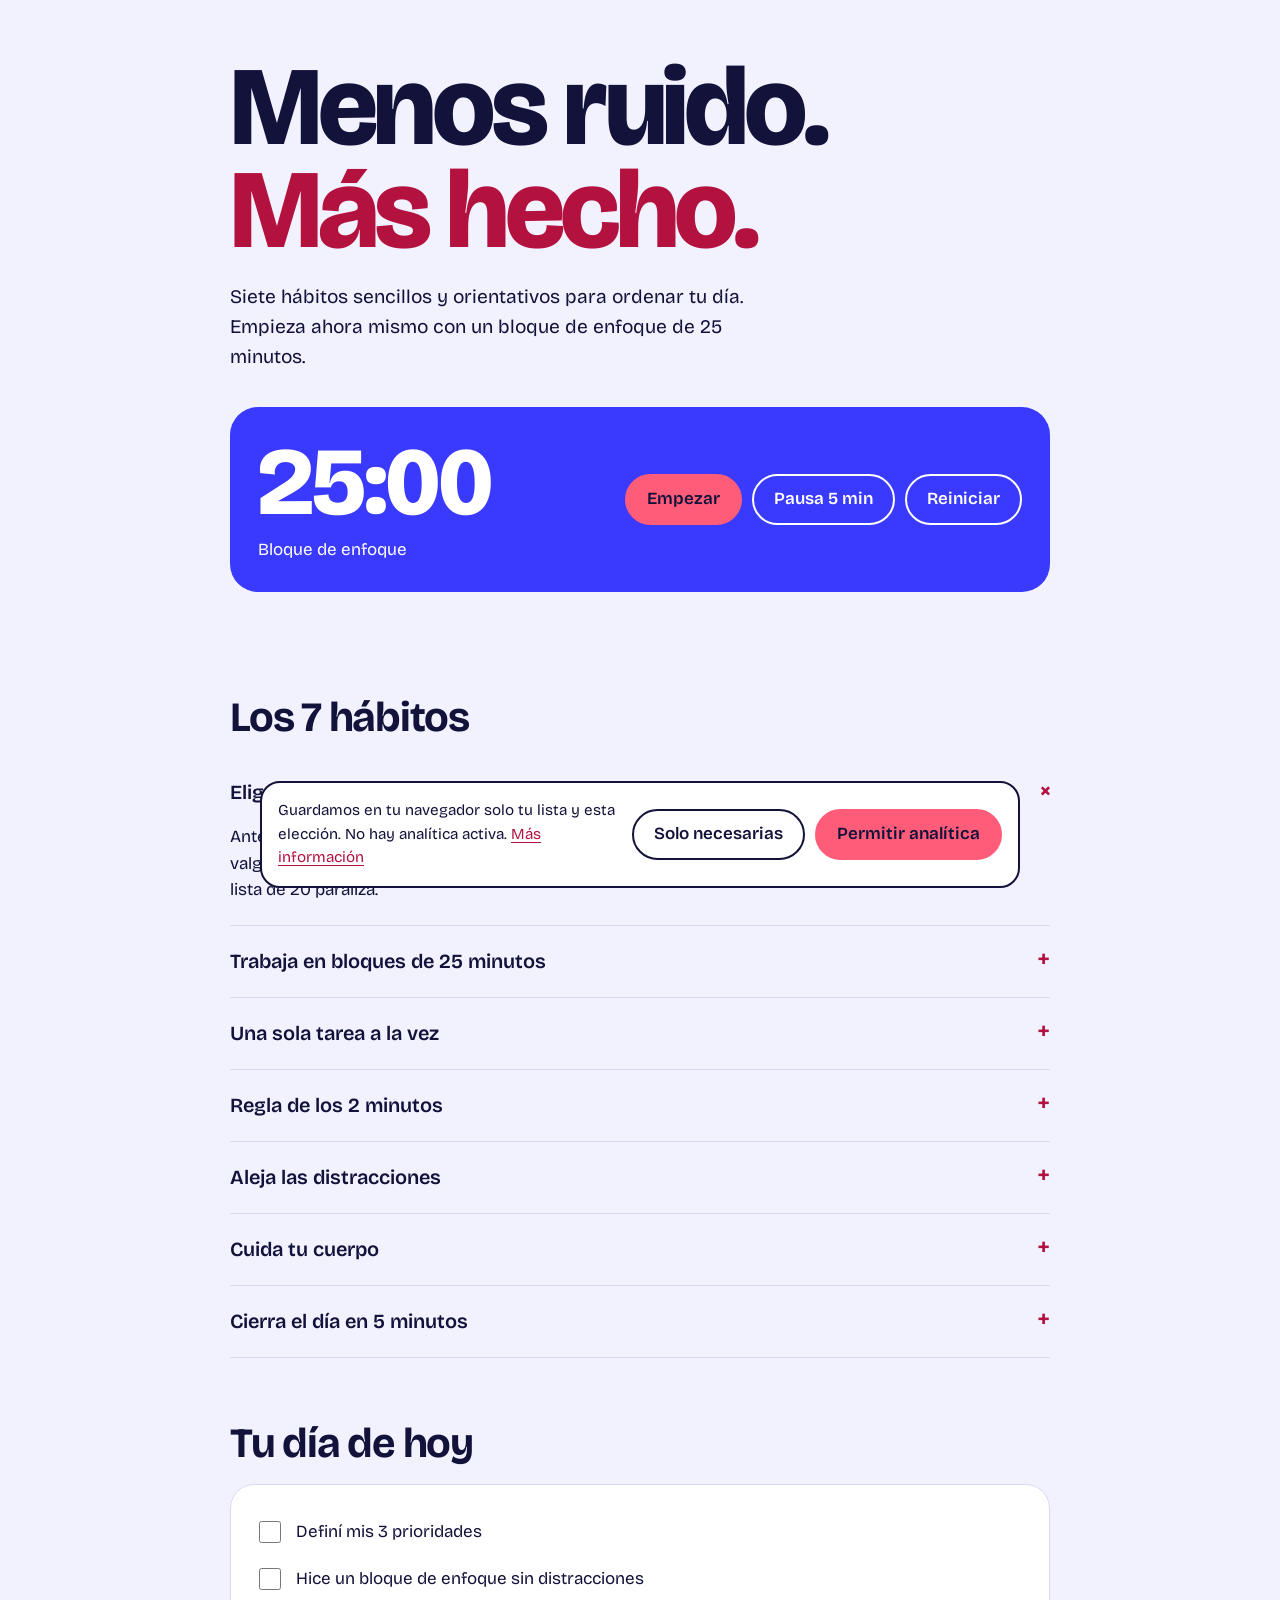
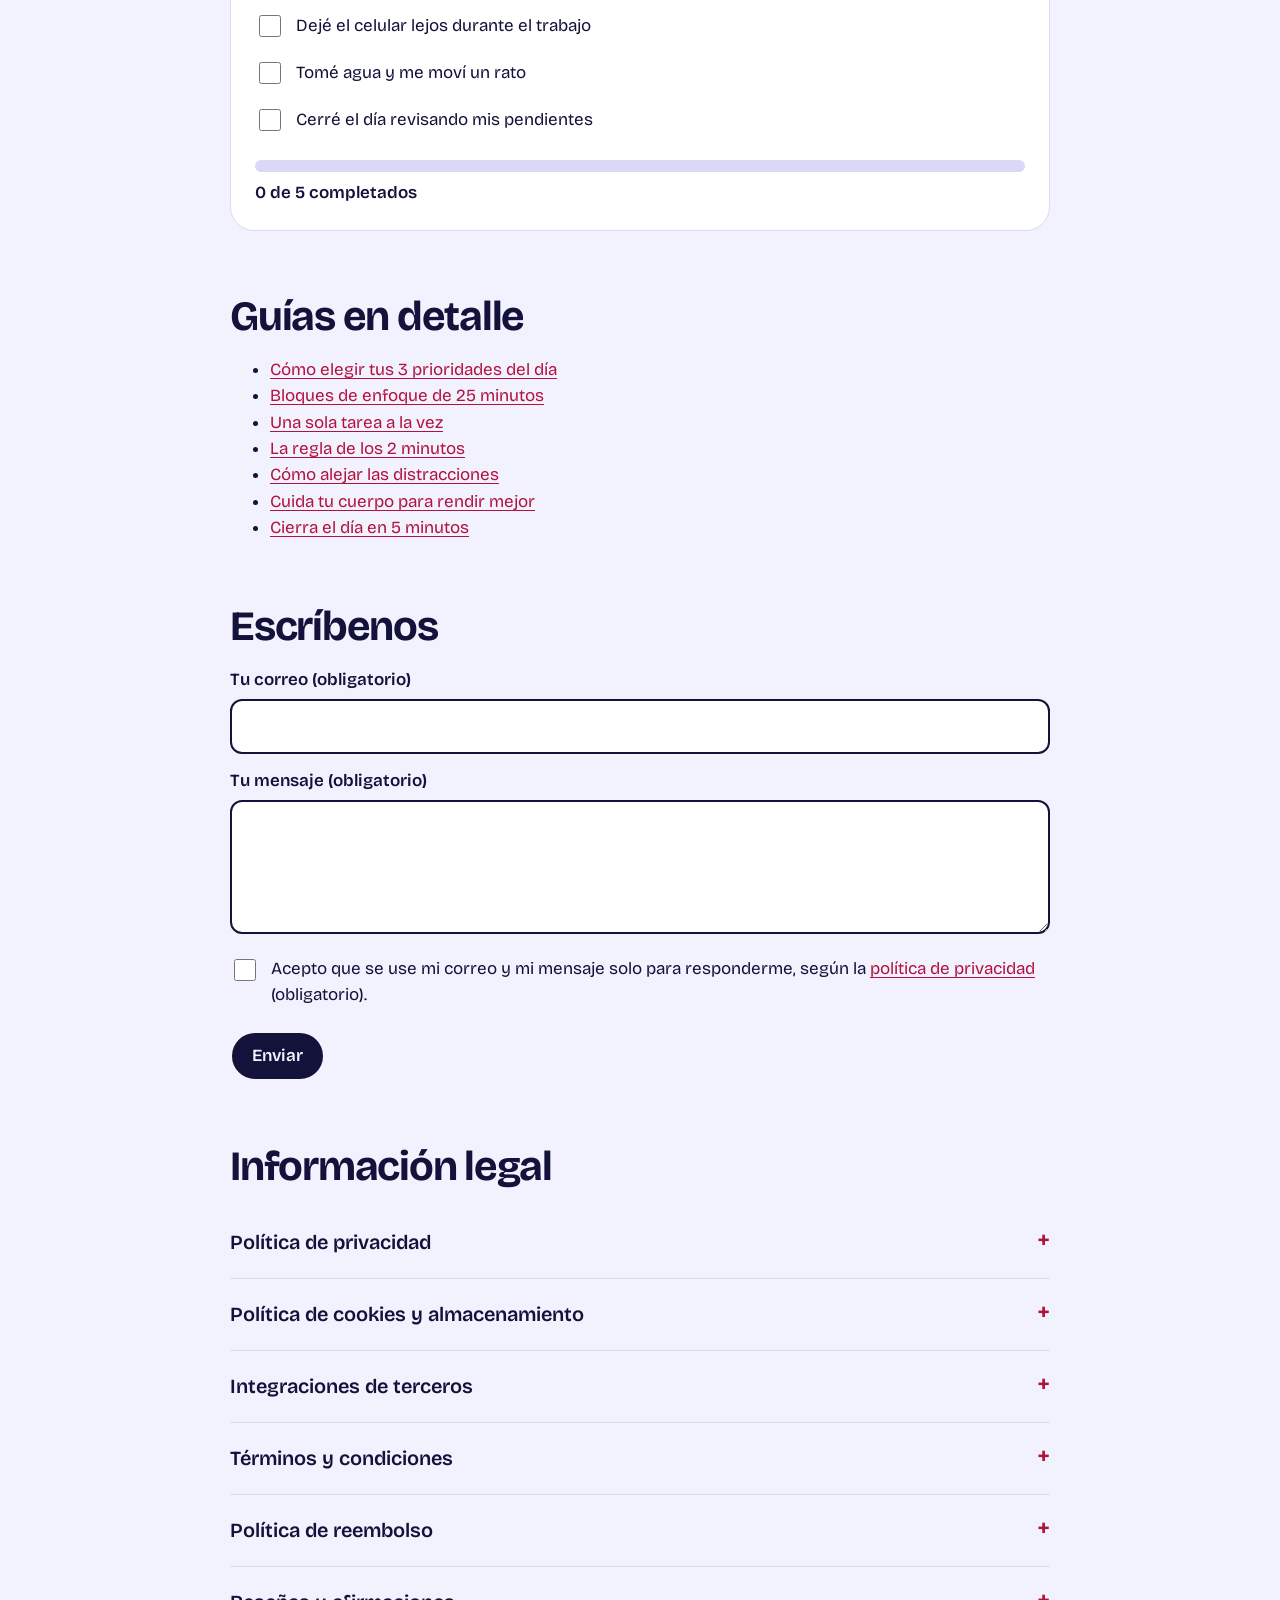
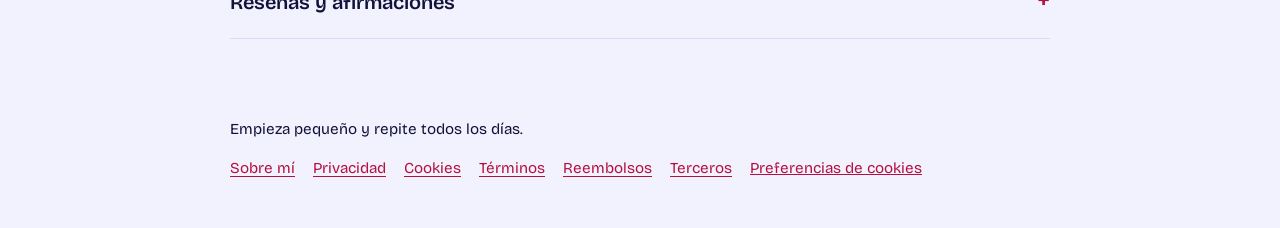
<file: index.html>
<!DOCTYPE html>
<html lang="es">
<head>
<meta name="google-adsense-account" content="ca-pub-2385804277954902">
<meta charset="utf-8">
<meta name="viewport" content="width=device-width, initial-scale=1, viewport-fit=cover">
<meta name="description" content="Siete hábitos simples para ordenar tu día y ser más productivo, con temporizador de enfoque y lista diaria.">
<meta property="og:title" content="Menos ruido, más hecho">
<meta property="og:description" content="Siete hábitos para un día más productivo.">
<link rel="icon" href="data:image/svg+xml,<svg xmlns=%22http://www.w3.org/2000/svg%22 viewBox=%220 0 100 100%22><text y=%22.9em%22 font-size=%2290%22>⚡</text></svg>">
<title>Menos ruido, más hecho: hábitos para un día productivo</title>
<link href="https://fonts.googleapis.com/css2?family=Bricolage+Grotesque:opsz,wght@12..96,400;12..96,600;12..96,800&display=swap" rel="stylesheet">
<style>
:root{--bg:#F2F2FF;--ink:#12123A;--blue:#3A3AFF;--on-blue:#fff;--coral:#FF5C7A;--accent:#B3123F;--card:#fff;--line:#d9d9f5;
box-sizing:border-box;padding-top:env(safe-area-inset-top,0px);padding-bottom:env(safe-area-inset-bottom,0px)}
@media (prefers-color-scheme:dark){:root:not([data-theme="light"]){--bg:#0E0E2A;--ink:#EDEDFF;--blue:#4A4AD8;--accent:#FF8FA6;--card:#191948;--line:#2e2e6b}}
:root[data-theme="dark"]{--bg:#0E0E2A;--ink:#EDEDFF;--blue:#4A4AD8;--accent:#FF8FA6;--card:#191948;--line:#2e2e6b}
html{scroll-padding-top:env(safe-area-inset-top,0px)}
*{box-sizing:border-box}
body{margin:0;background:var(--bg);color:var(--ink);font-family:'Bricolage Grotesque',system-ui,sans-serif;line-height:1.55;font-size:17px}
.wrap{max-width:860px;margin:0 auto;padding:0 20px}
header{padding:56px 0 40px}
h1{font-size:clamp(3rem,13vw,7rem);line-height:.92;font-weight:800;letter-spacing:-.04em;margin:0 0 20px}
h1 span{color:var(--accent);display:block}
.lead{max-width:34rem;font-size:1.2rem;margin:0}
.timer{background:var(--blue);color:var(--on-blue);border-radius:28px;padding:28px;margin:36px 0 0;display:flex;flex-wrap:wrap;gap:20px;align-items:center;justify-content:space-between}
.time{font-size:clamp(3.5rem,16vw,6rem);font-weight:800;letter-spacing:-.03em;line-height:1;font-variant-numeric:tabular-nums}
.timer p{margin:6px 0 0}
.btns{display:flex;gap:10px;flex-wrap:wrap}
button{font:inherit;font-weight:600;cursor:pointer;border:2px solid currentColor;background:transparent;color:inherit;border-radius:999px;padding:10px 20px}
button.main{background:var(--coral);border-color:var(--coral);color:#12123A}
button:focus-visible,summary:focus-visible,input:focus-visible{outline:3px solid var(--coral);outline-offset:3px}
h2{font-size:clamp(1.8rem,6vw,2.6rem);letter-spacing:-.03em;margin:64px 0 18px;line-height:1.05}
details{border-bottom:1px solid var(--line);padding:4px 0}
summary{cursor:pointer;font-size:1.25rem;font-weight:600;padding:16px 0;list-style:none;display:flex;justify-content:space-between;gap:16px}
summary::-webkit-details-marker{display:none}
summary::after{content:"+";color:var(--accent);font-size:1.6rem;line-height:1;transition:transform .2s}
details[open] summary::after{transform:rotate(45deg)}
details p{margin:0 0 18px;max-width:38rem}
.check{background:var(--card);border-radius:24px;padding:24px;border:1px solid var(--line)}
.check label{display:flex;gap:12px;align-items:flex-start;padding:10px 0;cursor:pointer}
.check input{width:22px;height:22px;accent-color:var(--blue);margin-top:2px;flex:none}
.check input:checked+span{text-decoration:line-through;opacity:.55}
.bar{height:12px;background:var(--line);border-radius:99px;overflow:hidden;margin:16px 0 8px}
.bar i{display:block;height:100%;width:0;background:var(--coral);transition:width .3s}
#msg{margin:0;font-weight:600}
footer{padding:64px 0 48px;opacity:.7;font-size:.95rem}
@media (prefers-reduced-motion:reduce){*{transition:none!important}}
.timer button.main{color:#12123A}
body{cursor:url("data:image/svg+xml,%3Csvg xmlns='http://www.w3.org/2000/svg' width='32' height='32'%3E%3Ccircle cx='16' cy='16' r='13' fill='%233A3AFF' stroke='white' stroke-width='2'/%3E%3Cpath d='M16 8v8l5 3' stroke='white' stroke-width='2.5' fill='none' stroke-linecap='round'/%3E%3C/svg%3E") 16 16,auto}
[hidden]{display:none!important}
a{color:var(--accent);text-underline-offset:3px}
a:focus-visible,textarea:focus-visible{outline:3px solid var(--coral);outline-offset:3px}
.skip{position:absolute;left:-999px;top:8px;background:var(--ink);color:var(--bg);padding:10px 16px;border-radius:8px;z-index:20}.skip:focus{left:8px}
.f label{display:block;font-weight:600;margin:14px 0 6px}
.f input[type=email],.f textarea{width:100%;font:inherit;padding:12px;border-radius:12px;border:2px solid var(--ink);background:var(--card);color:var(--ink)}
.f .c{display:flex;gap:12px;font-weight:400}.f .c input{width:22px;height:22px;accent-color:var(--blue);flex:none;margin-top:3px}
.f button{margin-top:16px;background:var(--ink);color:var(--bg)}
.ck{position:fixed;left:12px;right:12px;bottom:calc(12px + env(safe-area-inset-bottom,0px));max-width:760px;margin:auto;background:var(--card);border:2px solid var(--ink);border-radius:20px;padding:16px;z-index:9;display:flex;flex-wrap:wrap;gap:12px;align-items:center;justify-content:space-between}
.ck p{margin:0;flex:1 1 280px;font-size:.95rem}
footer nav{display:flex;flex-wrap:wrap;gap:8px 18px;margin-top:12px}
footer button{border:0;padding:0;text-decoration:underline;color:var(--accent);font-weight:400;border-radius:4px}
footer{opacity:1!important}
</style>
</head>
<body>
<a class="skip" href="#main">Saltar al contenido</a>
<div class="wrap">
<header>
<h1>Menos ruido.<span>Más hecho.</span></h1>
<p class="lead">Siete hábitos sencillos y orientativos para ordenar tu día. Empieza ahora mismo con un bloque de enfoque de 25 minutos.</p>
<div class="timer" role="timer" aria-label="Temporizador de enfoque">
<div><div class="time" id="t" aria-live="off">25:00</div><p id="mode">Bloque de enfoque</p></div>
<div class="btns">
<button class="main" id="go">Empezar</button>
<button id="brk">Pausa 5 min</button>
<button id="rst">Reiniciar</button>
</div>
</div>
</header>

<section id="main" tabindex="-1">
<h2>Los 7 hábitos</h2>
<details open><summary>Elige tus 3 prioridades</summary><p>Antes de abrir el correo o el celular, escribe las tres cosas que harían que hoy valga la pena. Todo lo demás es secundario. Una lista corta se cumple; una lista de 20 paraliza.</p></details>
<details><summary>Trabaja en bloques de 25 minutos</summary><p>La técnica Pomodoro: 25 minutos de enfoque total y 5 de descanso. Después de cuatro bloques, toma una pausa larga de 15 a 30 minutos. El temporizador de arriba te sirve para empezar.</p></details>
<details><summary>Una sola tarea a la vez</summary><p>Cambiar de tarea con frecuencia suele restar concentración. Termina o pausa una actividad de forma consciente antes de pasar a la siguiente.</p></details>
<details><summary>Regla de los 2 minutos</summary><p>Si algo te toma menos de dos minutos (responder un mensaje, guardar un documento), hazlo en el momento. Si toma más, agéndalo y sácalo de tu cabeza.</p></details>
<details><summary>Aleja las distracciones</summary><p>Pon el celular boca abajo o en otra habitación, silencia las notificaciones y cierra las pestañas que no necesitas. Un entorno con menos interrupciones suele facilitar el enfoque.</p></details>
<details><summary>Cuida tu cuerpo</summary><p>Dormir entre 7 y 9 horas, tomar agua y moverte unos minutos cada hora suelen ayudar a mantener la concentración, aunque cada persona es distinta.</p></details>
<details><summary>Cierra el día en 5 minutos</summary><p>Revisa qué lograste, anota lo pendiente y define la primera tarea de mañana. Así es más fácil desconectar y empezar con claridad el día siguiente.</p></details>
</section>

<section>
<h2>Tu día de hoy</h2>
<div class="check" id="list">
<label><input type="checkbox"><span>Definí mis 3 prioridades</span></label>
<label><input type="checkbox"><span>Hice un bloque de enfoque sin distracciones</span></label>
<label><input type="checkbox"><span>Dejé el celular lejos durante el trabajo</span></label>
<label><input type="checkbox"><span>Tomé agua y me moví un rato</span></label>
<label><input type="checkbox"><span>Cerré el día revisando mis pendientes</span></label>
<div class="bar" aria-hidden="true"><i id="fill"></i></div>
<p id="msg">0 de 5 completados</p>
</div>
</section>

<section><h2>Guías en detalle</h2><ul><li><a href="guias/prioridades.html">Cómo elegir tus 3 prioridades del día</a></li><li><a href="guias/pomodoro.html">Bloques de enfoque de 25 minutos</a></li><li><a href="guias/una-tarea.html">Una sola tarea a la vez</a></li><li><a href="guias/dos-minutos.html">La regla de los 2 minutos</a></li><li><a href="guias/distracciones.html">Cómo alejar las distracciones</a></li><li><a href="guias/cuerpo.html">Cuida tu cuerpo para rendir mejor</a></li><li><a href="guias/cierre-del-dia.html">Cierra el día en 5 minutos</a></li></ul></section>
<section>
<h2>Escríbenos</h2>
<form class="f" action="mailto:diego.palma.gomez118@gmail.com" method="post" enctype="text/plain">
<label for="em">Tu correo (obligatorio)</label><input id="em" name="correo" type="email" required autocomplete="email">
<label for="ms">Tu mensaje (obligatorio)</label><textarea id="ms" name="mensaje" rows="4" required></textarea>
<label class="c" for="cn"><input id="cn" name="consentimiento" type="checkbox" required><span>Acepto que se use mi correo y mi mensaje solo para responderme, según la <a href="#privacidad" data-open="privacidad">política de privacidad</a> (obligatorio).</span></label>
<button type="submit">Enviar</button>
</form>
</section>
<section id="legal">
<h2>Información legal</h2>
<details id="privacidad"><summary>Política de privacidad</summary><p><b>Responsable:</b> Diego Portillo Palma, diego.palma.gomez118@gmail.com. <b>Datos que se tratan:</b> solo tu correo y tu mensaje si usas el formulario, y nada más. <b>Finalidad:</b> responderte. <b>Base legal:</b> tu consentimiento, que puedes retirar cuando quieras. <b>Conservación:</b> el tiempo necesario para atender tu consulta. El formulario abre tu aplicación de correo; esta web no guarda esos datos. <b>Derechos:</b> acceso, rectificación, supresión, oposición, limitación y portabilidad, escribiendo al correo indicado. Puedes reclamar ante la Agencia Española de Protección de Datos (aepd.es).</p></details>
<details id="cookies"><summary>Política de cookies y almacenamiento</summary><p>Esta web no usa cookies propias. Usa el almacenamiento local de tu navegador solo para dos cosas necesarias: recordar tu lista del día y recordar tu elección sobre cookies. Ahora mismo no hay analítica ni seguimiento activo. Si se añadiera, solo se cargaría si aceptas "Permitir analítica", y podrás cambiar la decisión desde el enlace del pie de página.</p></details>
<details id="terceros"><summary>Integraciones de terceros</summary><p>La web carga la tipografía desde Google Fonts, por lo que Google recibe tu dirección IP al abrirla. No hay redes sociales, publicidad ni otros servicios externos.</p></details>
<details id="terminos"><summary>Términos y condiciones</summary><p>El contenido es informativo y orientativo: no es consejo médico, psicológico ni profesional, y no garantiza resultados. Úsalo bajo tu propia responsabilidad. Los textos y el diseño pertenecen a Diego Portillo Palma. El editor no responde de daños derivados del uso de la información, salvo lo que establezca la ley. Legislación aplicable: España.</p></details>
<details id="reembolsos"><summary>Política de reembolso</summary><p>Esta web no vende productos ni servicios y no hay pagos, por lo que no hay reembolsos. Si algún día se ofreciera algo de pago, se publicarán antes las condiciones de devolución y el derecho de desistimiento.</p></details>
<details id="resenas"><summary>Reseñas y afirmaciones</summary><p>Esta web no publica reseñas ni testimonios, y no hay valoraciones falsas ni inventadas. Los consejos son técnicas de uso común presentadas como orientación, no como promesas de resultados.</p></details>
</section>
<div class="ck" id="ck" role="region" aria-label="Aviso de cookies" hidden>
<p>Guardamos en tu navegador solo tu lista y esta elección. No hay analítica activa. <a href="#cookies" data-open="cookies">Más información</a></p>
<div class="btns"><button id="ckno">Solo necesarias</button><button id="ckyes" class="main">Permitir analítica</button></div>
</div>
<footer>
<p>Empieza pequeño y repite todos los días.</p>
<nav aria-label="Información legal"><a href="sobre-mi.html">Sobre mí</a><a href="#privacidad" data-open="privacidad">Privacidad</a><a href="#cookies" data-open="cookies">Cookies</a><a href="#terminos" data-open="terminos">Términos</a><a href="#reembolsos" data-open="reembolsos">Reembolsos</a><a href="#terceros" data-open="terceros">Terceros</a><button id="ckset" type="button">Preferencias de cookies</button></nav>
</footer>
</div>

<script>
(function(){
var t=document.getElementById('t'),mode=document.getElementById('mode'),go=document.getElementById('go');
var len=1500,left=len,timer=null;
function show(){var m=Math.floor(left/60),s=left%60;t.textContent=(m<10?'0':'')+m+':'+(s<10?'0':'')+s;document.title=(timer?t.textContent+' · ':'')+'Menos ruido, más hecho'}
function stop(){clearInterval(timer);timer=null;go.textContent='Empezar'}
function set(sec,label){stop();len=left=sec;mode.textContent=label;show()}
go.onclick=function(){
if(timer){stop();go.textContent='Continuar';return}
go.textContent='Pausar';
timer=setInterval(function(){left--;if(left<=0){left=0;stop();mode.textContent='¡Listo! Buen trabajo';go.textContent='Empezar'}show()},1000)};
document.getElementById('rst').onclick=function(){set(1500,'Bloque de enfoque')};
document.getElementById('brk').onclick=function(){set(300,'Pausa: estírate y toma agua')};

var boxes=document.querySelectorAll('#list input'),fill=document.getElementById('fill'),msg=document.getElementById('msg');
var key='prod-'+new Date().toDateString();
try{var saved=JSON.parse(localStorage.getItem(key)||'[]');boxes.forEach(function(b,i){b.checked=!!saved[i]})}catch(e){}
function upd(){var n=0,arr=[];boxes.forEach(function(b){arr.push(b.checked);if(b.checked)n++});
fill.style.width=(n/boxes.length*100)+'%';
msg.textContent=n===boxes.length?'¡Día completo! Lo lograste.':n+' de '+boxes.length+' completados';
try{localStorage.setItem(key,JSON.stringify(arr))}catch(e){}}
boxes.forEach(function(b){b.onchange=upd});upd();
var ck=document.getElementById('ck'),c=null;
try{c=localStorage.getItem('consent')}catch(e){}
function loadAnalytics(){/* El script de analítica iría aquí y solo se ejecuta con consentimiento */}
if(c==='yes')loadAnalytics();
if(!c)ck.hidden=false;
function pick(v){try{localStorage.setItem('consent',v)}catch(e){}ck.hidden=true;if(v==='yes')loadAnalytics()}
document.getElementById('ckno').onclick=function(){pick('no')};
document.getElementById('ckyes').onclick=function(){pick('yes')};
document.getElementById('ckset').onclick=function(){ck.hidden=false;document.getElementById('ckno').focus()};
document.querySelectorAll('[data-open]').forEach(function(a){a.addEventListener('click',function(){var d=document.getElementById(a.getAttribute('data-open'));if(d)d.open=true})});
})();
</script>
</body>
</html>
</file>
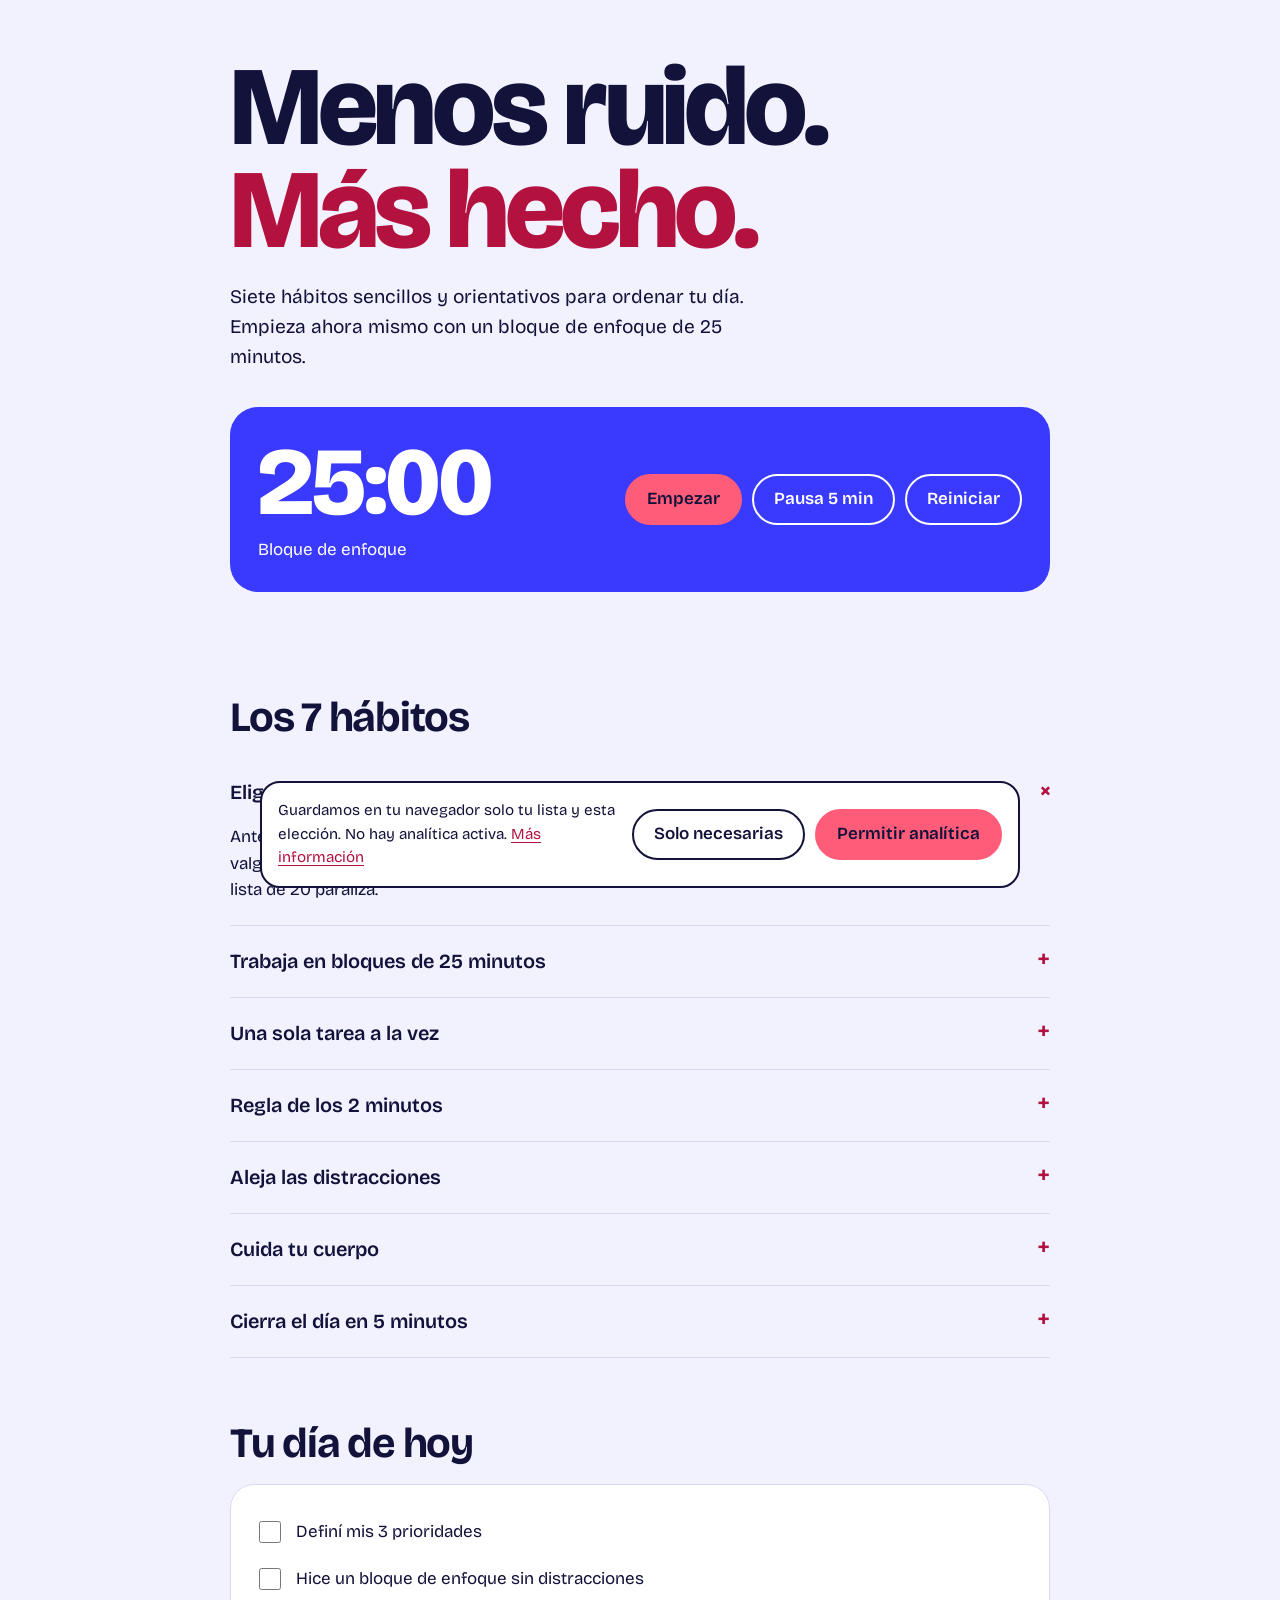
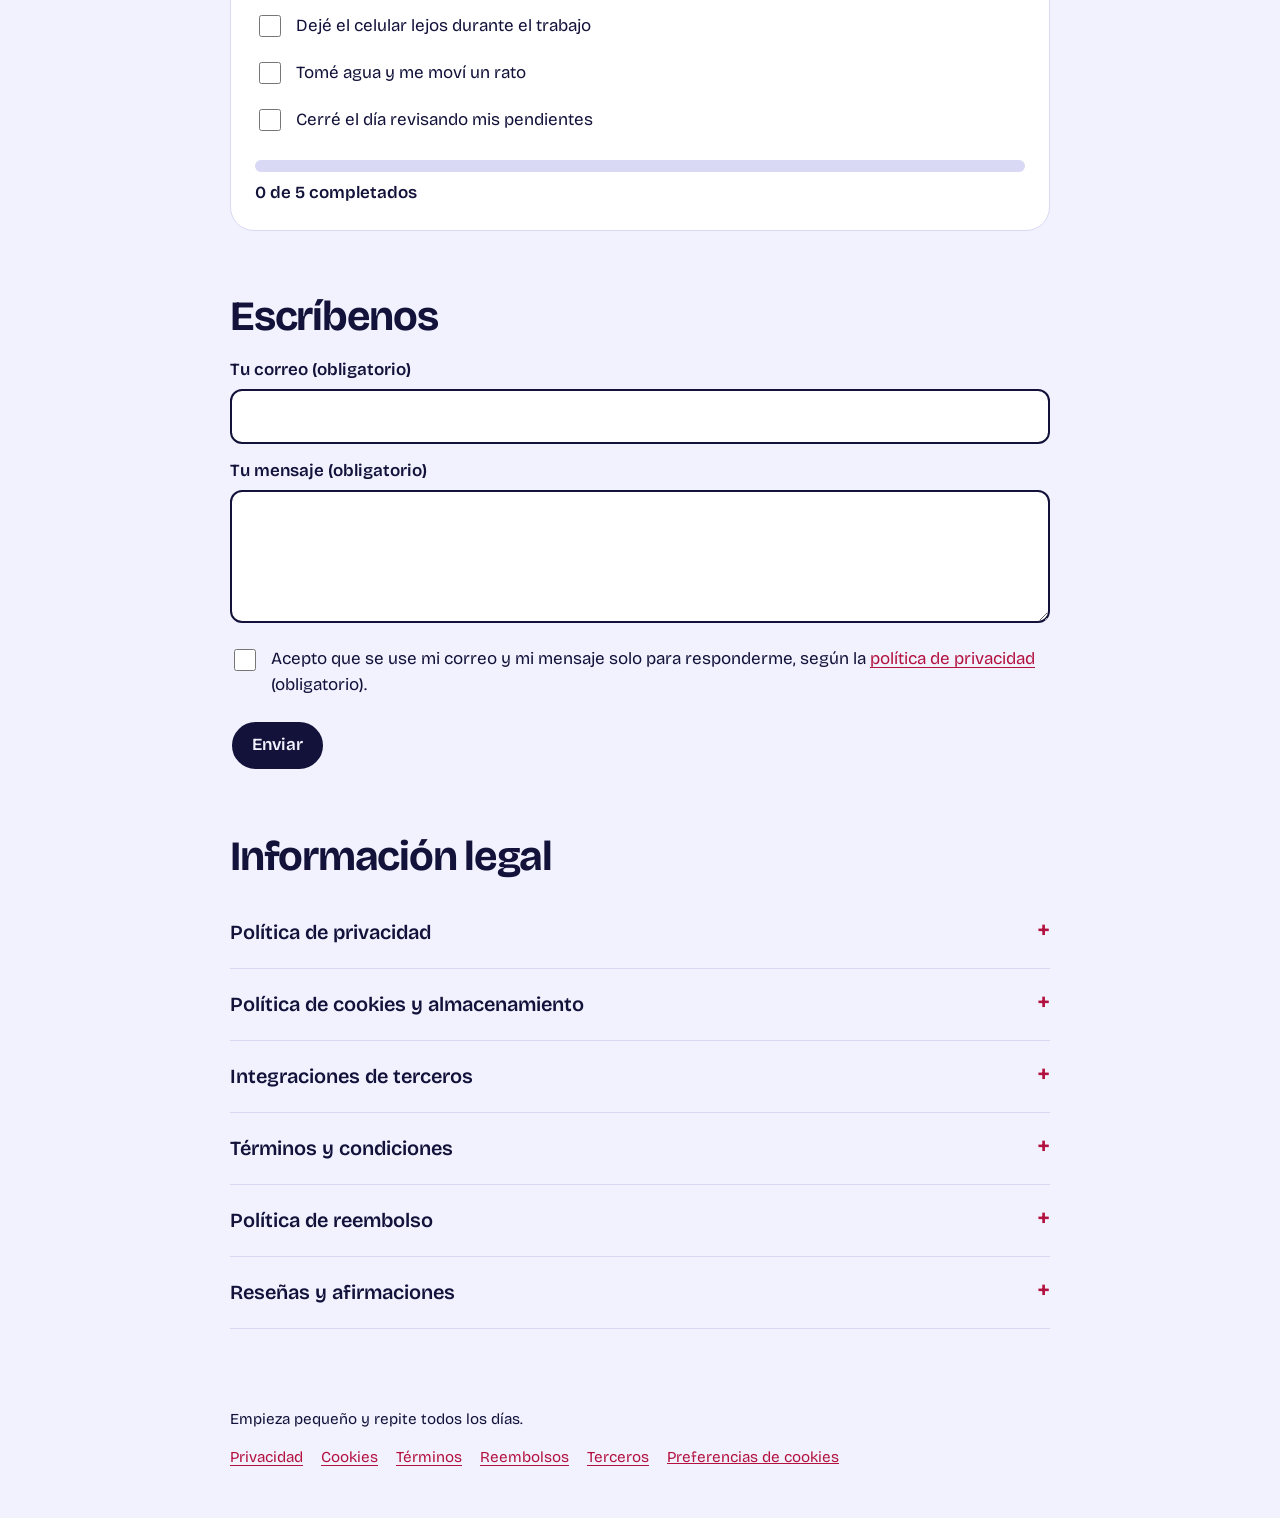
<file: index (2).html>
<!DOCTYPE html>
<html lang="es">
<head>
<meta charset="utf-8">
<meta name="viewport" content="width=device-width, initial-scale=1, viewport-fit=cover">
<meta name="description" content="Siete hábitos simples para ordenar tu día y ser más productivo, con temporizador de enfoque y lista diaria.">
<meta property="og:title" content="Menos ruido, más hecho">
<meta property="og:description" content="Siete hábitos para un día más productivo.">
<link rel="icon" href="data:image/svg+xml,<svg xmlns=%22http://www.w3.org/2000/svg%22 viewBox=%220 0 100 100%22><text y=%22.9em%22 font-size=%2290%22>⚡</text></svg>">
<title>Menos ruido, más hecho: hábitos para un día productivo</title>
<link href="https://fonts.googleapis.com/css2?family=Bricolage+Grotesque:opsz,wght@12..96,400;12..96,600;12..96,800&display=swap" rel="stylesheet">
<style>
:root{--bg:#F2F2FF;--ink:#12123A;--blue:#3A3AFF;--on-blue:#fff;--coral:#FF5C7A;--accent:#B3123F;--card:#fff;--line:#d9d9f5;
box-sizing:border-box;padding-top:env(safe-area-inset-top,0px);padding-bottom:env(safe-area-inset-bottom,0px)}
@media (prefers-color-scheme:dark){:root:not([data-theme="light"]){--bg:#0E0E2A;--ink:#EDEDFF;--blue:#4A4AD8;--accent:#FF8FA6;--card:#191948;--line:#2e2e6b}}
:root[data-theme="dark"]{--bg:#0E0E2A;--ink:#EDEDFF;--blue:#4A4AD8;--accent:#FF8FA6;--card:#191948;--line:#2e2e6b}
html{scroll-padding-top:env(safe-area-inset-top,0px)}
*{box-sizing:border-box}
body{margin:0;background:var(--bg);color:var(--ink);font-family:'Bricolage Grotesque',system-ui,sans-serif;line-height:1.55;font-size:17px}
.wrap{max-width:860px;margin:0 auto;padding:0 20px}
header{padding:56px 0 40px}
h1{font-size:clamp(3rem,13vw,7rem);line-height:.92;font-weight:800;letter-spacing:-.04em;margin:0 0 20px}
h1 span{color:var(--accent);display:block}
.lead{max-width:34rem;font-size:1.2rem;margin:0}
.timer{background:var(--blue);color:var(--on-blue);border-radius:28px;padding:28px;margin:36px 0 0;display:flex;flex-wrap:wrap;gap:20px;align-items:center;justify-content:space-between}
.time{font-size:clamp(3.5rem,16vw,6rem);font-weight:800;letter-spacing:-.03em;line-height:1;font-variant-numeric:tabular-nums}
.timer p{margin:6px 0 0}
.btns{display:flex;gap:10px;flex-wrap:wrap}
button{font:inherit;font-weight:600;cursor:pointer;border:2px solid currentColor;background:transparent;color:inherit;border-radius:999px;padding:10px 20px}
button.main{background:var(--coral);border-color:var(--coral);color:#12123A}
button:focus-visible,summary:focus-visible,input:focus-visible{outline:3px solid var(--coral);outline-offset:3px}
h2{font-size:clamp(1.8rem,6vw,2.6rem);letter-spacing:-.03em;margin:64px 0 18px;line-height:1.05}
details{border-bottom:1px solid var(--line);padding:4px 0}
summary{cursor:pointer;font-size:1.25rem;font-weight:600;padding:16px 0;list-style:none;display:flex;justify-content:space-between;gap:16px}
summary::-webkit-details-marker{display:none}
summary::after{content:"+";color:var(--accent);font-size:1.6rem;line-height:1;transition:transform .2s}
details[open] summary::after{transform:rotate(45deg)}
details p{margin:0 0 18px;max-width:38rem}
.check{background:var(--card);border-radius:24px;padding:24px;border:1px solid var(--line)}
.check label{display:flex;gap:12px;align-items:flex-start;padding:10px 0;cursor:pointer}
.check input{width:22px;height:22px;accent-color:var(--blue);margin-top:2px;flex:none}
.check input:checked+span{text-decoration:line-through;opacity:.55}
.bar{height:12px;background:var(--line);border-radius:99px;overflow:hidden;margin:16px 0 8px}
.bar i{display:block;height:100%;width:0;background:var(--coral);transition:width .3s}
#msg{margin:0;font-weight:600}
footer{padding:64px 0 48px;opacity:.7;font-size:.95rem}
@media (prefers-reduced-motion:reduce){*{transition:none!important}}
.timer button.main{color:#12123A}
body{cursor:url("data:image/svg+xml,%3Csvg xmlns='http://www.w3.org/2000/svg' width='32' height='32'%3E%3Ccircle cx='16' cy='16' r='13' fill='%233A3AFF' stroke='white' stroke-width='2'/%3E%3Cpath d='M16 8v8l5 3' stroke='white' stroke-width='2.5' fill='none' stroke-linecap='round'/%3E%3C/svg%3E") 16 16,auto}
[hidden]{display:none!important}
a{color:var(--accent);text-underline-offset:3px}
a:focus-visible,textarea:focus-visible{outline:3px solid var(--coral);outline-offset:3px}
.skip{position:absolute;left:-999px;top:8px;background:var(--ink);color:var(--bg);padding:10px 16px;border-radius:8px;z-index:20}.skip:focus{left:8px}
.f label{display:block;font-weight:600;margin:14px 0 6px}
.f input[type=email],.f textarea{width:100%;font:inherit;padding:12px;border-radius:12px;border:2px solid var(--ink);background:var(--card);color:var(--ink)}
.f .c{display:flex;gap:12px;font-weight:400}.f .c input{width:22px;height:22px;accent-color:var(--blue);flex:none;margin-top:3px}
.f button{margin-top:16px;background:var(--ink);color:var(--bg)}
.ck{position:fixed;left:12px;right:12px;bottom:calc(12px + env(safe-area-inset-bottom,0px));max-width:760px;margin:auto;background:var(--card);border:2px solid var(--ink);border-radius:20px;padding:16px;z-index:9;display:flex;flex-wrap:wrap;gap:12px;align-items:center;justify-content:space-between}
.ck p{margin:0;flex:1 1 280px;font-size:.95rem}
footer nav{display:flex;flex-wrap:wrap;gap:8px 18px;margin-top:12px}
footer button{border:0;padding:0;text-decoration:underline;color:var(--accent);font-weight:400;border-radius:4px}
footer{opacity:1!important}
</style>
</head>
<body>
<a class="skip" href="#main">Saltar al contenido</a>
<div class="wrap">
<header>
<h1>Menos ruido.<span>Más hecho.</span></h1>
<p class="lead">Siete hábitos sencillos y orientativos para ordenar tu día. Empieza ahora mismo con un bloque de enfoque de 25 minutos.</p>
<div class="timer" role="timer" aria-label="Temporizador de enfoque">
<div><div class="time" id="t" aria-live="off">25:00</div><p id="mode">Bloque de enfoque</p></div>
<div class="btns">
<button class="main" id="go">Empezar</button>
<button id="brk">Pausa 5 min</button>
<button id="rst">Reiniciar</button>
</div>
</div>
</header>

<section id="main" tabindex="-1">
<h2>Los 7 hábitos</h2>
<details open><summary>Elige tus 3 prioridades</summary><p>Antes de abrir el correo o el celular, escribe las tres cosas que harían que hoy valga la pena. Todo lo demás es secundario. Una lista corta se cumple; una lista de 20 paraliza.</p></details>
<details><summary>Trabaja en bloques de 25 minutos</summary><p>La técnica Pomodoro: 25 minutos de enfoque total y 5 de descanso. Después de cuatro bloques, toma una pausa larga de 15 a 30 minutos. El temporizador de arriba te sirve para empezar.</p></details>
<details><summary>Una sola tarea a la vez</summary><p>Cambiar de tarea con frecuencia suele restar concentración. Termina o pausa una actividad de forma consciente antes de pasar a la siguiente.</p></details>
<details><summary>Regla de los 2 minutos</summary><p>Si algo te toma menos de dos minutos (responder un mensaje, guardar un documento), hazlo en el momento. Si toma más, agéndalo y sácalo de tu cabeza.</p></details>
<details><summary>Aleja las distracciones</summary><p>Pon el celular boca abajo o en otra habitación, silencia las notificaciones y cierra las pestañas que no necesitas. Un entorno con menos interrupciones suele facilitar el enfoque.</p></details>
<details><summary>Cuida tu cuerpo</summary><p>Dormir entre 7 y 9 horas, tomar agua y moverte unos minutos cada hora suelen ayudar a mantener la concentración, aunque cada persona es distinta.</p></details>
<details><summary>Cierra el día en 5 minutos</summary><p>Revisa qué lograste, anota lo pendiente y define la primera tarea de mañana. Así es más fácil desconectar y empezar con claridad el día siguiente.</p></details>
</section>

<section>
<h2>Tu día de hoy</h2>
<div class="check" id="list">
<label><input type="checkbox"><span>Definí mis 3 prioridades</span></label>
<label><input type="checkbox"><span>Hice un bloque de enfoque sin distracciones</span></label>
<label><input type="checkbox"><span>Dejé el celular lejos durante el trabajo</span></label>
<label><input type="checkbox"><span>Tomé agua y me moví un rato</span></label>
<label><input type="checkbox"><span>Cerré el día revisando mis pendientes</span></label>
<div class="bar" aria-hidden="true"><i id="fill"></i></div>
<p id="msg">0 de 5 completados</p>
</div>
</section>

<section>
<h2>Escríbenos</h2>
<form class="f" action="mailto:diego.palma.gomez118@gmail.com" method="post" enctype="text/plain">
<label for="em">Tu correo (obligatorio)</label><input id="em" name="correo" type="email" required autocomplete="email">
<label for="ms">Tu mensaje (obligatorio)</label><textarea id="ms" name="mensaje" rows="4" required></textarea>
<label class="c" for="cn"><input id="cn" name="consentimiento" type="checkbox" required><span>Acepto que se use mi correo y mi mensaje solo para responderme, según la <a href="#privacidad" data-open="privacidad">política de privacidad</a> (obligatorio).</span></label>
<button type="submit">Enviar</button>
</form>
</section>
<section id="legal">
<h2>Información legal</h2>
<details id="privacidad"><summary>Política de privacidad</summary><p><b>Responsable:</b> Diego Portillo Palma, diego.palma.gomez118@gmail.com. <b>Datos que se tratan:</b> solo tu correo y tu mensaje si usas el formulario, y nada más. <b>Finalidad:</b> responderte. <b>Base legal:</b> tu consentimiento, que puedes retirar cuando quieras. <b>Conservación:</b> el tiempo necesario para atender tu consulta. El formulario abre tu aplicación de correo; esta web no guarda esos datos. <b>Derechos:</b> acceso, rectificación, supresión, oposición, limitación y portabilidad, escribiendo al correo indicado. Puedes reclamar ante la Agencia Española de Protección de Datos (aepd.es).</p></details>
<details id="cookies"><summary>Política de cookies y almacenamiento</summary><p>Esta web no usa cookies propias. Usa el almacenamiento local de tu navegador solo para dos cosas necesarias: recordar tu lista del día y recordar tu elección sobre cookies. Ahora mismo no hay analítica ni seguimiento activo. Si se añadiera, solo se cargaría si aceptas "Permitir analítica", y podrás cambiar la decisión desde el enlace del pie de página.</p></details>
<details id="terceros"><summary>Integraciones de terceros</summary><p>La web carga la tipografía desde Google Fonts, por lo que Google recibe tu dirección IP al abrirla. No hay redes sociales, publicidad ni otros servicios externos.</p></details>
<details id="terminos"><summary>Términos y condiciones</summary><p>El contenido es informativo y orientativo: no es consejo médico, psicológico ni profesional, y no garantiza resultados. Úsalo bajo tu propia responsabilidad. Los textos y el diseño pertenecen a Diego Portillo Palma. El editor no responde de daños derivados del uso de la información, salvo lo que establezca la ley. Legislación aplicable: España.</p></details>
<details id="reembolsos"><summary>Política de reembolso</summary><p>Esta web no vende productos ni servicios y no hay pagos, por lo que no hay reembolsos. Si algún día se ofreciera algo de pago, se publicarán antes las condiciones de devolución y el derecho de desistimiento.</p></details>
<details id="resenas"><summary>Reseñas y afirmaciones</summary><p>Esta web no publica reseñas ni testimonios, y no hay valoraciones falsas ni inventadas. Los consejos son técnicas de uso común presentadas como orientación, no como promesas de resultados.</p></details>
</section>
<div class="ck" id="ck" role="region" aria-label="Aviso de cookies" hidden>
<p>Guardamos en tu navegador solo tu lista y esta elección. No hay analítica activa. <a href="#cookies" data-open="cookies">Más información</a></p>
<div class="btns"><button id="ckno">Solo necesarias</button><button id="ckyes" class="main">Permitir analítica</button></div>
</div>
<footer>
<p>Empieza pequeño y repite todos los días.</p>
<nav aria-label="Información legal"><a href="#privacidad" data-open="privacidad">Privacidad</a><a href="#cookies" data-open="cookies">Cookies</a><a href="#terminos" data-open="terminos">Términos</a><a href="#reembolsos" data-open="reembolsos">Reembolsos</a><a href="#terceros" data-open="terceros">Terceros</a><button id="ckset" type="button">Preferencias de cookies</button></nav>
</footer>
</div>

<script>
(function(){
var t=document.getElementById('t'),mode=document.getElementById('mode'),go=document.getElementById('go');
var len=1500,left=len,timer=null;
function show(){var m=Math.floor(left/60),s=left%60;t.textContent=(m<10?'0':'')+m+':'+(s<10?'0':'')+s;document.title=(timer?t.textContent+' · ':'')+'Menos ruido, más hecho'}
function stop(){clearInterval(timer);timer=null;go.textContent='Empezar'}
function set(sec,label){stop();len=left=sec;mode.textContent=label;show()}
go.onclick=function(){
if(timer){stop();go.textContent='Continuar';return}
go.textContent='Pausar';
timer=setInterval(function(){left--;if(left<=0){left=0;stop();mode.textContent='¡Listo! Buen trabajo';go.textContent='Empezar'}show()},1000)};
document.getElementById('rst').onclick=function(){set(1500,'Bloque de enfoque')};
document.getElementById('brk').onclick=function(){set(300,'Pausa: estírate y toma agua')};

var boxes=document.querySelectorAll('#list input'),fill=document.getElementById('fill'),msg=document.getElementById('msg');
var key='prod-'+new Date().toDateString();
try{var saved=JSON.parse(localStorage.getItem(key)||'[]');boxes.forEach(function(b,i){b.checked=!!saved[i]})}catch(e){}
function upd(){var n=0,arr=[];boxes.forEach(function(b){arr.push(b.checked);if(b.checked)n++});
fill.style.width=(n/boxes.length*100)+'%';
msg.textContent=n===boxes.length?'¡Día completo! Lo lograste.':n+' de '+boxes.length+' completados';
try{localStorage.setItem(key,JSON.stringify(arr))}catch(e){}}
boxes.forEach(function(b){b.onchange=upd});upd();
var ck=document.getElementById('ck'),c=null;
try{c=localStorage.getItem('consent')}catch(e){}
function loadAnalytics(){/* El script de analítica iría aquí y solo se ejecuta con consentimiento */}
if(c==='yes')loadAnalytics();
if(!c)ck.hidden=false;
function pick(v){try{localStorage.setItem('consent',v)}catch(e){}ck.hidden=true;if(v==='yes')loadAnalytics()}
document.getElementById('ckno').onclick=function(){pick('no')};
document.getElementById('ckyes').onclick=function(){pick('yes')};
document.getElementById('ckset').onclick=function(){ck.hidden=false;document.getElementById('ckno').focus()};
document.querySelectorAll('[data-open]').forEach(function(a){a.addEventListener('click',function(){var d=document.getElementById(a.getAttribute('data-open'));if(d)d.open=true})});
})();
</script>
</body>
</html>
</file>
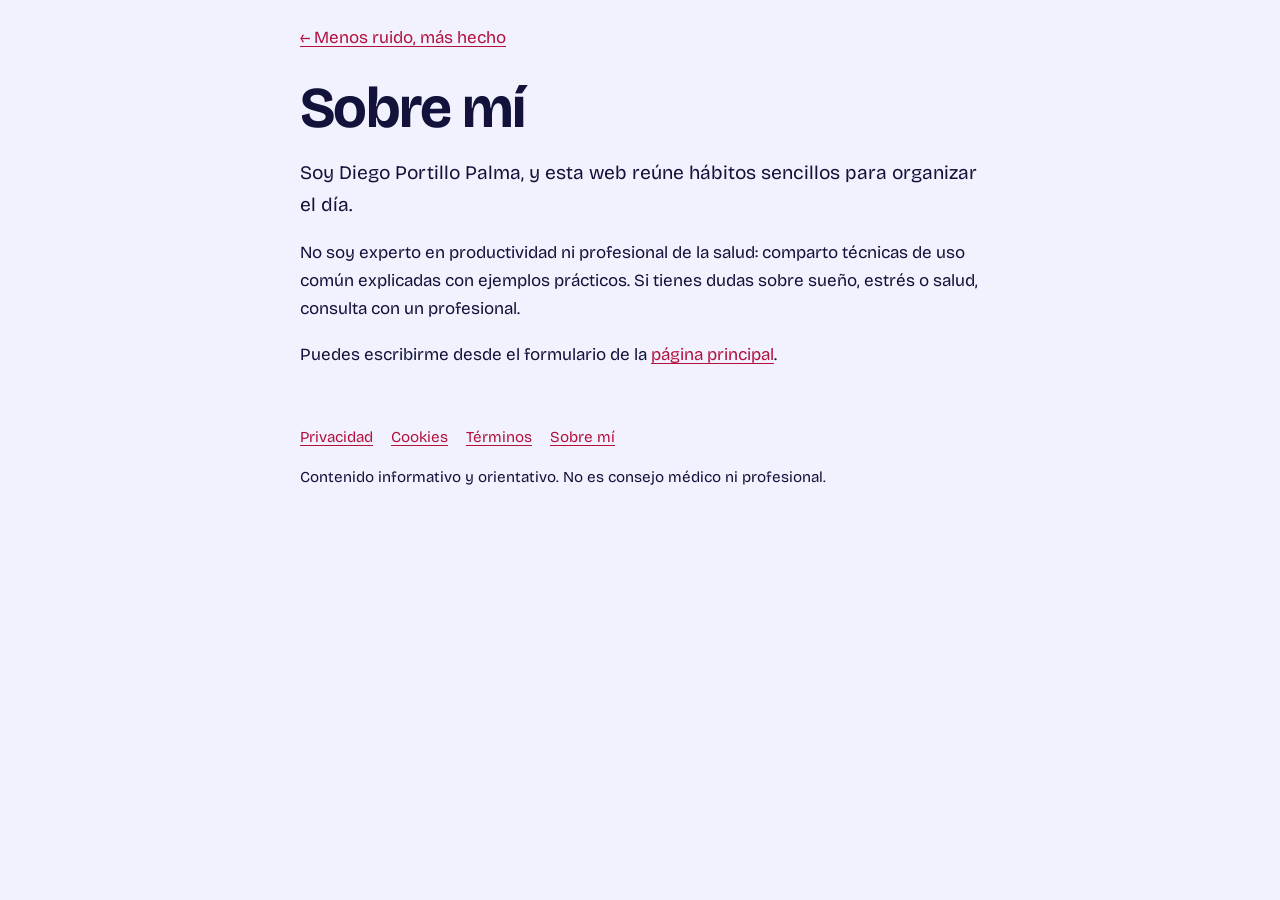
<file: sobre-mi.html>
<!DOCTYPE html>
<html lang="es"><head><meta charset="utf-8"><meta name="viewport" content="width=device-width, initial-scale=1, viewport-fit=cover">
<title>Sobre mí · Menos ruido, más hecho</title><meta name="description" content="Quién está detrás de esta web.">
<link href="https://fonts.googleapis.com/css2?family=Bricolage+Grotesque:opsz,wght@12..96,400;12..96,600;12..96,800&display=swap" rel="stylesheet">
<link rel="stylesheet" href="style.css"></head><body>
<a class="skip" href="#main">Saltar al contenido</a>
<div class="wrap"><nav class="top" aria-label="Principal"><a href="index.html">← Menos ruido, más hecho</a></nav>
<main id="main" tabindex="-1"><h1>Sobre mí</h1><p class="lead">Soy Diego Portillo Palma, y esta web reúne hábitos sencillos para organizar el día.</p><p>No soy experto en productividad ni profesional de la salud: comparto técnicas de uso común explicadas con ejemplos prácticos. Si tienes dudas sobre sueño, estrés o salud, consulta con un profesional.</p><p>Puedes escribirme desde el formulario de la <a href="index.html#main">página principal</a>.</p></main>
<footer><nav aria-label="Información legal"><a href="index.html#privacidad">Privacidad</a> <a href="index.html#cookies">Cookies</a> <a href="index.html#terminos">Términos</a> <a href="sobre-mi.html">Sobre mí</a></nav>
<p>Contenido informativo y orientativo. No es consejo médico ni profesional.</p></footer></div></body></html>
</file>
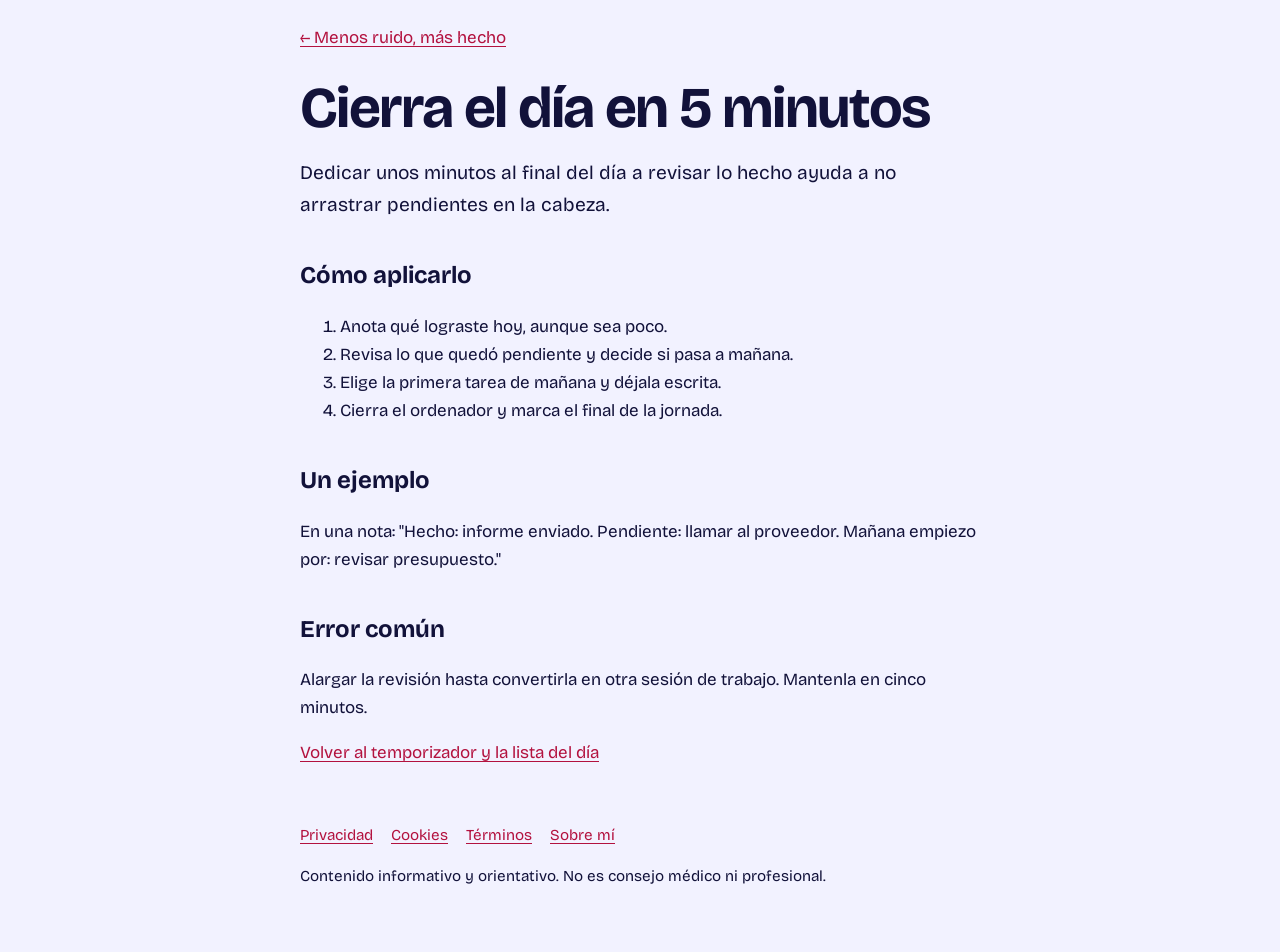
<file: guias/cierre-del-dia.html>
<!DOCTYPE html>
<html lang="es"><head><meta charset="utf-8"><meta name="viewport" content="width=device-width, initial-scale=1, viewport-fit=cover">
<title>Cierra el día en 5 minutos · Menos ruido, más hecho</title><meta name="description" content="Una rutina corta para terminar la jornada con claridad y empezar mejor mañana.">
<link href="https://fonts.googleapis.com/css2?family=Bricolage+Grotesque:opsz,wght@12..96,400;12..96,600;12..96,800&display=swap" rel="stylesheet">
<link rel="stylesheet" href="../style.css"></head><body>
<a class="skip" href="#main">Saltar al contenido</a>
<div class="wrap"><nav class="top" aria-label="Principal"><a href="../index.html">← Menos ruido, más hecho</a></nav>
<main id="main" tabindex="-1"><h1>Cierra el día en 5 minutos</h1><p class="lead">Dedicar unos minutos al final del día a revisar lo hecho ayuda a no arrastrar pendientes en la cabeza.</p><h2>Cómo aplicarlo</h2><ol><li>Anota qué lograste hoy, aunque sea poco.</li><li>Revisa lo que quedó pendiente y decide si pasa a mañana.</li><li>Elige la primera tarea de mañana y déjala escrita.</li><li>Cierra el ordenador y marca el final de la jornada.</li></ol><h2>Un ejemplo</h2><p>En una nota: "Hecho: informe enviado. Pendiente: llamar al proveedor. Mañana empiezo por: revisar presupuesto."</p><h2>Error común</h2><p>Alargar la revisión hasta convertirla en otra sesión de trabajo. Mantenla en cinco minutos.</p><p><a href="../index.html">Volver al temporizador y la lista del día</a></p></main>
<footer><nav aria-label="Información legal"><a href="../index.html#privacidad">Privacidad</a> <a href="../index.html#cookies">Cookies</a> <a href="../index.html#terminos">Términos</a> <a href="../sobre-mi.html">Sobre mí</a></nav>
<p>Contenido informativo y orientativo. No es consejo médico ni profesional.</p></footer></div></body></html>
</file>
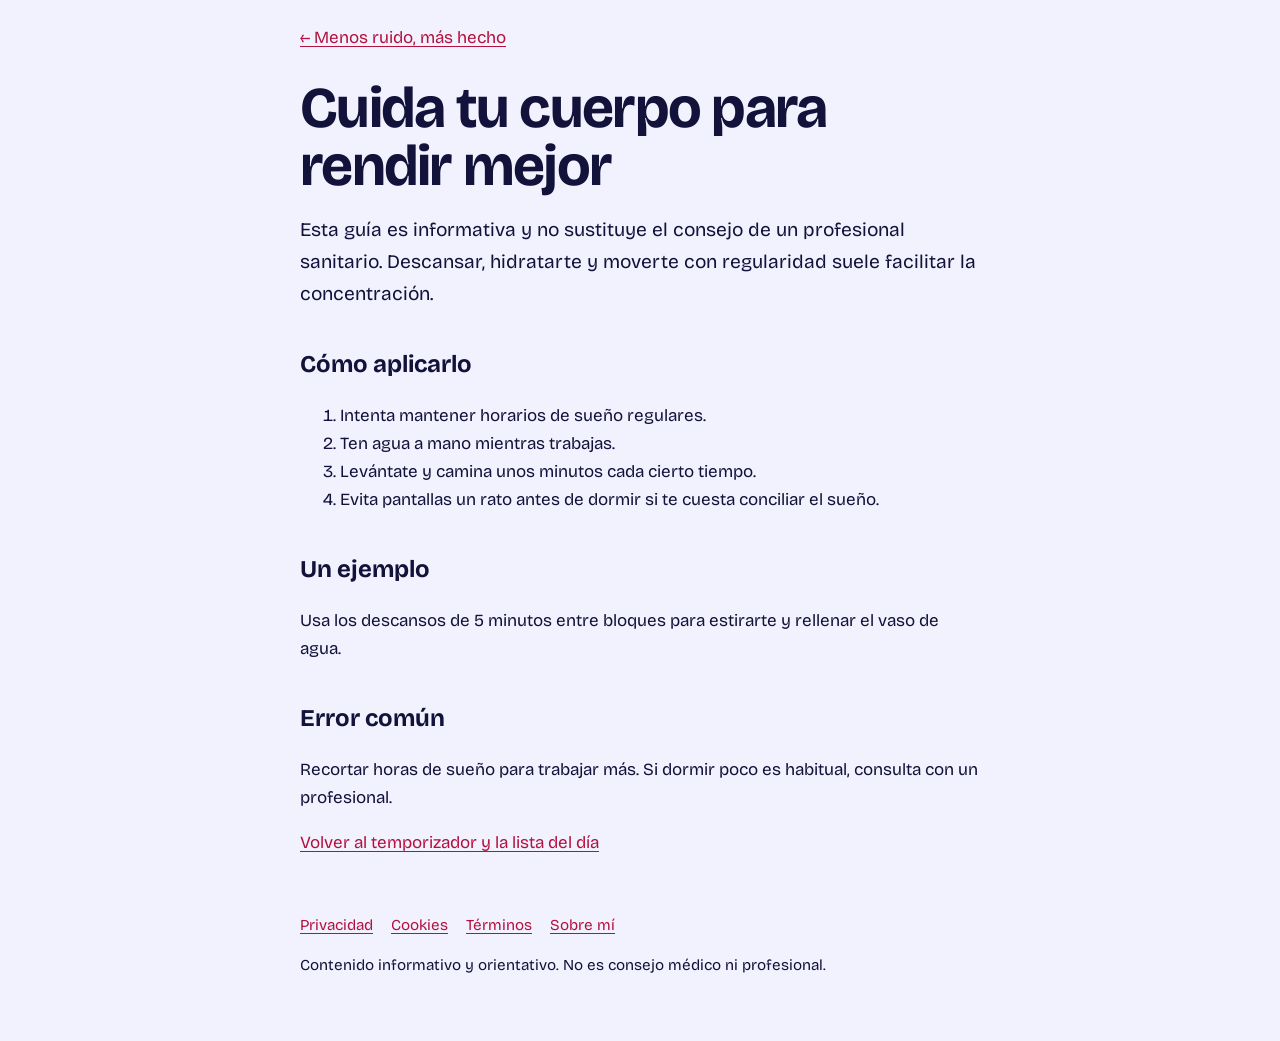
<file: guias/cuerpo.html>
<!DOCTYPE html>
<html lang="es"><head><meta charset="utf-8"><meta name="viewport" content="width=device-width, initial-scale=1, viewport-fit=cover">
<title>Cuida tu cuerpo para rendir mejor · Menos ruido, más hecho</title><meta name="description" content="Sueño, agua y movimiento como base de tu día productivo.">
<link href="https://fonts.googleapis.com/css2?family=Bricolage+Grotesque:opsz,wght@12..96,400;12..96,600;12..96,800&display=swap" rel="stylesheet">
<link rel="stylesheet" href="../style.css"></head><body>
<a class="skip" href="#main">Saltar al contenido</a>
<div class="wrap"><nav class="top" aria-label="Principal"><a href="../index.html">← Menos ruido, más hecho</a></nav>
<main id="main" tabindex="-1"><h1>Cuida tu cuerpo para rendir mejor</h1><p class="lead">Esta guía es informativa y no sustituye el consejo de un profesional sanitario. Descansar, hidratarte y moverte con regularidad suele facilitar la concentración.</p><h2>Cómo aplicarlo</h2><ol><li>Intenta mantener horarios de sueño regulares.</li><li>Ten agua a mano mientras trabajas.</li><li>Levántate y camina unos minutos cada cierto tiempo.</li><li>Evita pantallas un rato antes de dormir si te cuesta conciliar el sueño.</li></ol><h2>Un ejemplo</h2><p>Usa los descansos de 5 minutos entre bloques para estirarte y rellenar el vaso de agua.</p><h2>Error común</h2><p>Recortar horas de sueño para trabajar más. Si dormir poco es habitual, consulta con un profesional.</p><p><a href="../index.html">Volver al temporizador y la lista del día</a></p></main>
<footer><nav aria-label="Información legal"><a href="../index.html#privacidad">Privacidad</a> <a href="../index.html#cookies">Cookies</a> <a href="../index.html#terminos">Términos</a> <a href="../sobre-mi.html">Sobre mí</a></nav>
<p>Contenido informativo y orientativo. No es consejo médico ni profesional.</p></footer></div></body></html>
</file>
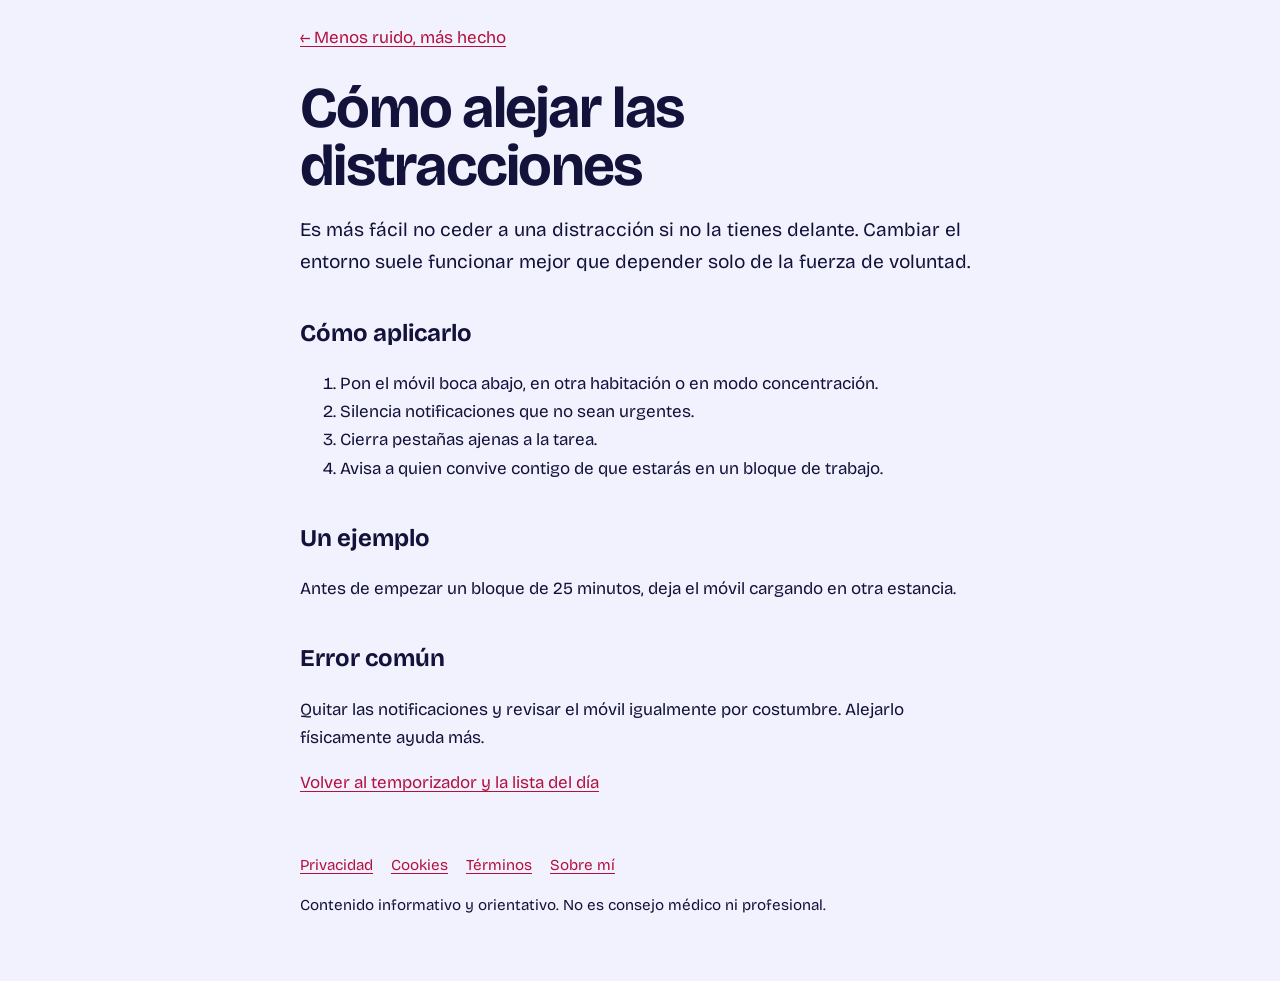
<file: guias/distracciones.html>
<!DOCTYPE html>
<html lang="es"><head><meta charset="utf-8"><meta name="viewport" content="width=device-width, initial-scale=1, viewport-fit=cover">
<title>Cómo alejar las distracciones · Menos ruido, más hecho</title><meta name="description" content="Pequeños cambios en tu entorno para concentrarte con menos esfuerzo.">
<link href="https://fonts.googleapis.com/css2?family=Bricolage+Grotesque:opsz,wght@12..96,400;12..96,600;12..96,800&display=swap" rel="stylesheet">
<link rel="stylesheet" href="../style.css"></head><body>
<a class="skip" href="#main">Saltar al contenido</a>
<div class="wrap"><nav class="top" aria-label="Principal"><a href="../index.html">← Menos ruido, más hecho</a></nav>
<main id="main" tabindex="-1"><h1>Cómo alejar las distracciones</h1><p class="lead">Es más fácil no ceder a una distracción si no la tienes delante. Cambiar el entorno suele funcionar mejor que depender solo de la fuerza de voluntad.</p><h2>Cómo aplicarlo</h2><ol><li>Pon el móvil boca abajo, en otra habitación o en modo concentración.</li><li>Silencia notificaciones que no sean urgentes.</li><li>Cierra pestañas ajenas a la tarea.</li><li>Avisa a quien convive contigo de que estarás en un bloque de trabajo.</li></ol><h2>Un ejemplo</h2><p>Antes de empezar un bloque de 25 minutos, deja el móvil cargando en otra estancia.</p><h2>Error común</h2><p>Quitar las notificaciones y revisar el móvil igualmente por costumbre. Alejarlo físicamente ayuda más.</p><p><a href="../index.html">Volver al temporizador y la lista del día</a></p></main>
<footer><nav aria-label="Información legal"><a href="../index.html#privacidad">Privacidad</a> <a href="../index.html#cookies">Cookies</a> <a href="../index.html#terminos">Términos</a> <a href="../sobre-mi.html">Sobre mí</a></nav>
<p>Contenido informativo y orientativo. No es consejo médico ni profesional.</p></footer></div></body></html>
</file>
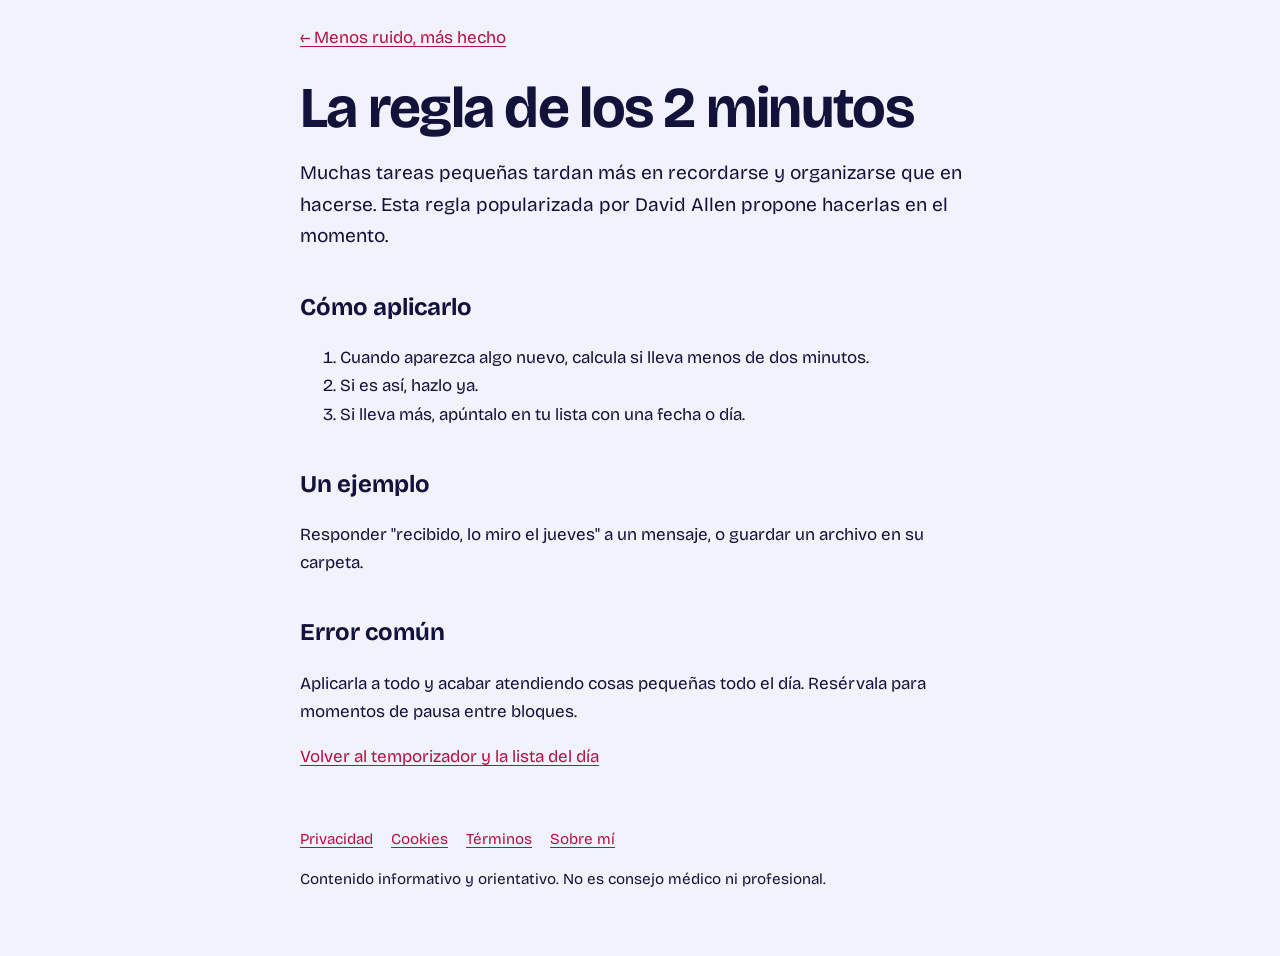
<file: guias/dos-minutos.html>
<!DOCTYPE html>
<html lang="es"><head><meta charset="utf-8"><meta name="viewport" content="width=device-width, initial-scale=1, viewport-fit=cover">
<title>La regla de los 2 minutos · Menos ruido, más hecho</title><meta name="description" content="Resolver lo pequeño al instante para que no se acumule.">
<link href="https://fonts.googleapis.com/css2?family=Bricolage+Grotesque:opsz,wght@12..96,400;12..96,600;12..96,800&display=swap" rel="stylesheet">
<link rel="stylesheet" href="../style.css"></head><body>
<a class="skip" href="#main">Saltar al contenido</a>
<div class="wrap"><nav class="top" aria-label="Principal"><a href="../index.html">← Menos ruido, más hecho</a></nav>
<main id="main" tabindex="-1"><h1>La regla de los 2 minutos</h1><p class="lead">Muchas tareas pequeñas tardan más en recordarse y organizarse que en hacerse. Esta regla popularizada por David Allen propone hacerlas en el momento.</p><h2>Cómo aplicarlo</h2><ol><li>Cuando aparezca algo nuevo, calcula si lleva menos de dos minutos.</li><li>Si es así, hazlo ya.</li><li>Si lleva más, apúntalo en tu lista con una fecha o día.</li></ol><h2>Un ejemplo</h2><p>Responder "recibido, lo miro el jueves" a un mensaje, o guardar un archivo en su carpeta.</p><h2>Error común</h2><p>Aplicarla a todo y acabar atendiendo cosas pequeñas todo el día. Resérvala para momentos de pausa entre bloques.</p><p><a href="../index.html">Volver al temporizador y la lista del día</a></p></main>
<footer><nav aria-label="Información legal"><a href="../index.html#privacidad">Privacidad</a> <a href="../index.html#cookies">Cookies</a> <a href="../index.html#terminos">Términos</a> <a href="../sobre-mi.html">Sobre mí</a></nav>
<p>Contenido informativo y orientativo. No es consejo médico ni profesional.</p></footer></div></body></html>
</file>
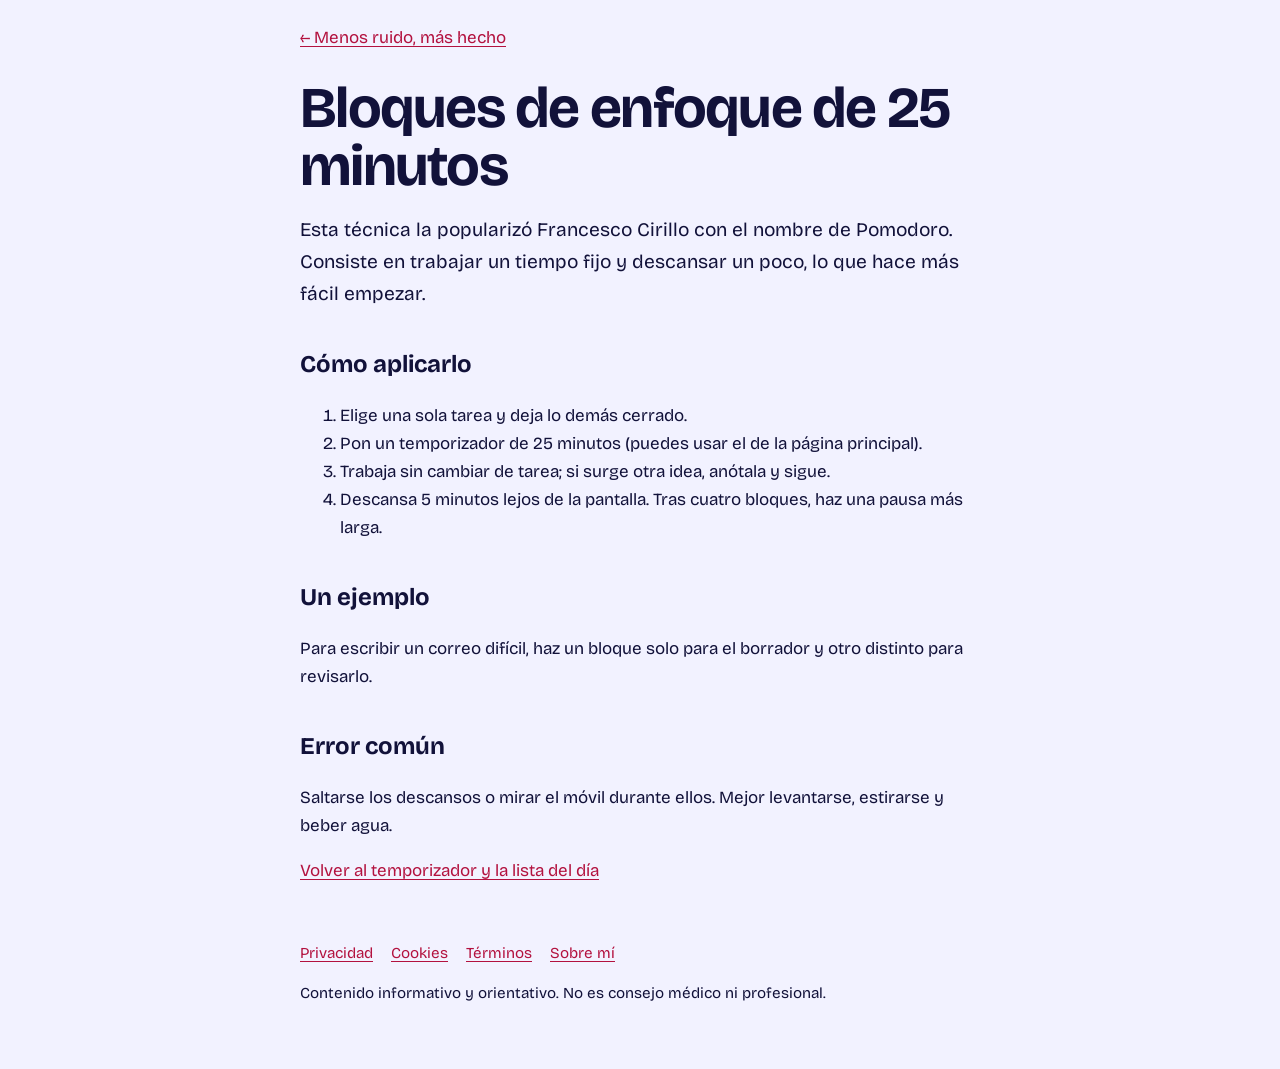
<file: guias/pomodoro.html>
<!DOCTYPE html>
<html lang="es"><head><meta charset="utf-8"><meta name="viewport" content="width=device-width, initial-scale=1, viewport-fit=cover">
<title>Bloques de enfoque de 25 minutos · Menos ruido, más hecho</title><meta name="description" content="Cómo usar bloques cortos de trabajo con descansos para empezar sin agobio.">
<link href="https://fonts.googleapis.com/css2?family=Bricolage+Grotesque:opsz,wght@12..96,400;12..96,600;12..96,800&display=swap" rel="stylesheet">
<link rel="stylesheet" href="../style.css"></head><body>
<a class="skip" href="#main">Saltar al contenido</a>
<div class="wrap"><nav class="top" aria-label="Principal"><a href="../index.html">← Menos ruido, más hecho</a></nav>
<main id="main" tabindex="-1"><h1>Bloques de enfoque de 25 minutos</h1><p class="lead">Esta técnica la popularizó Francesco Cirillo con el nombre de Pomodoro. Consiste en trabajar un tiempo fijo y descansar un poco, lo que hace más fácil empezar.</p><h2>Cómo aplicarlo</h2><ol><li>Elige una sola tarea y deja lo demás cerrado.</li><li>Pon un temporizador de 25 minutos (puedes usar el de la página principal).</li><li>Trabaja sin cambiar de tarea; si surge otra idea, anótala y sigue.</li><li>Descansa 5 minutos lejos de la pantalla. Tras cuatro bloques, haz una pausa más larga.</li></ol><h2>Un ejemplo</h2><p>Para escribir un correo difícil, haz un bloque solo para el borrador y otro distinto para revisarlo.</p><h2>Error común</h2><p>Saltarse los descansos o mirar el móvil durante ellos. Mejor levantarse, estirarse y beber agua.</p><p><a href="../index.html">Volver al temporizador y la lista del día</a></p></main>
<footer><nav aria-label="Información legal"><a href="../index.html#privacidad">Privacidad</a> <a href="../index.html#cookies">Cookies</a> <a href="../index.html#terminos">Términos</a> <a href="../sobre-mi.html">Sobre mí</a></nav>
<p>Contenido informativo y orientativo. No es consejo médico ni profesional.</p></footer></div></body></html>
</file>
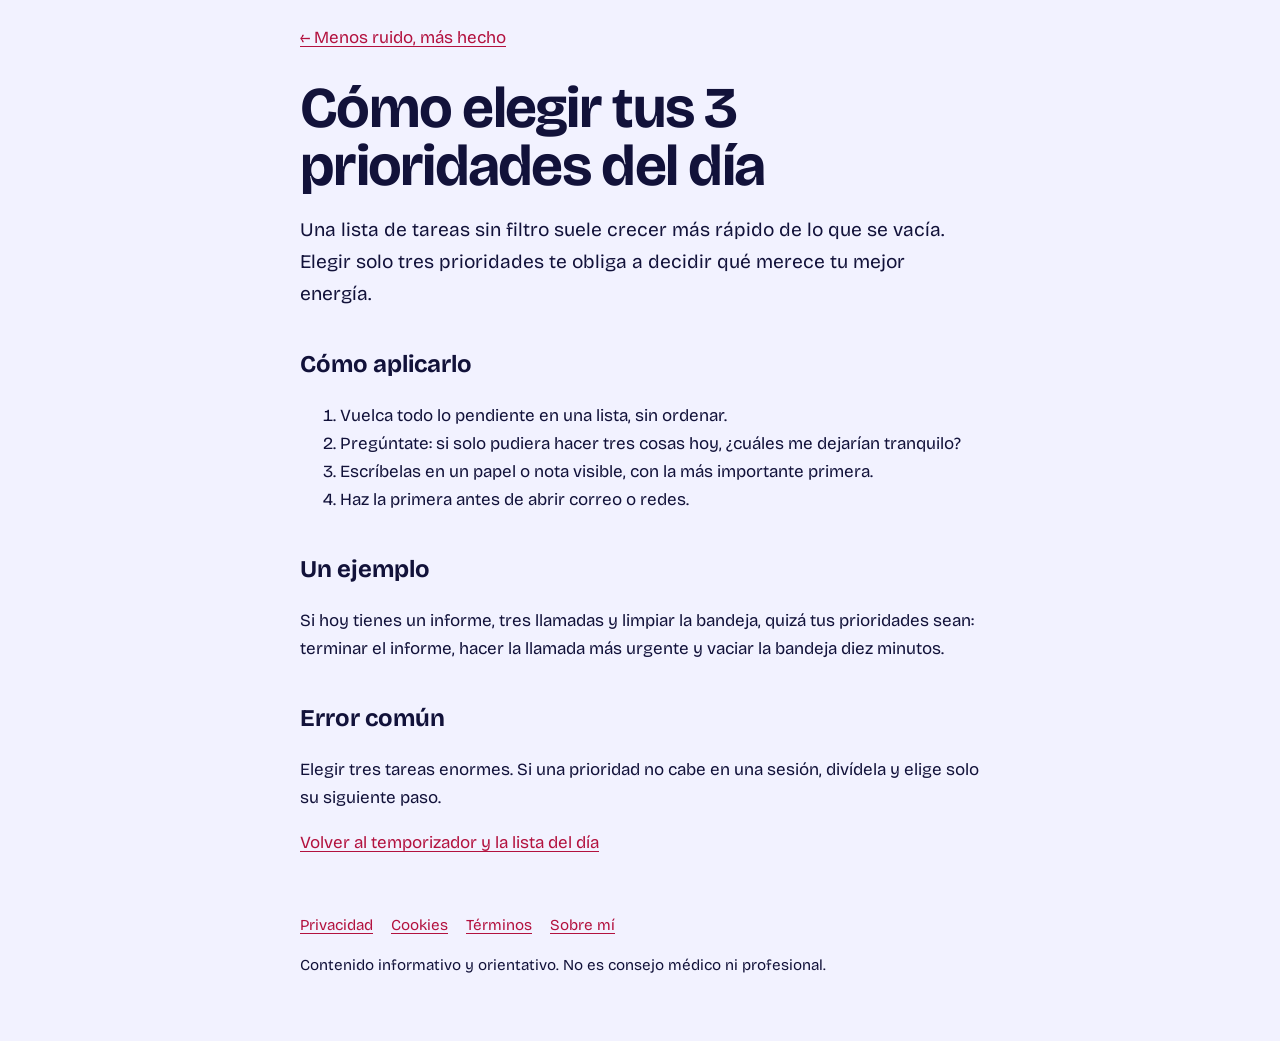
<file: guias/prioridades.html>
<!DOCTYPE html>
<html lang="es"><head><meta charset="utf-8"><meta name="viewport" content="width=device-width, initial-scale=1, viewport-fit=cover">
<title>Cómo elegir tus 3 prioridades del día · Menos ruido, más hecho</title><meta name="description" content="Un método sencillo para decidir qué importa hoy y qué puede esperar.">
<link href="https://fonts.googleapis.com/css2?family=Bricolage+Grotesque:opsz,wght@12..96,400;12..96,600;12..96,800&display=swap" rel="stylesheet">
<link rel="stylesheet" href="../style.css"></head><body>
<a class="skip" href="#main">Saltar al contenido</a>
<div class="wrap"><nav class="top" aria-label="Principal"><a href="../index.html">← Menos ruido, más hecho</a></nav>
<main id="main" tabindex="-1"><h1>Cómo elegir tus 3 prioridades del día</h1><p class="lead">Una lista de tareas sin filtro suele crecer más rápido de lo que se vacía. Elegir solo tres prioridades te obliga a decidir qué merece tu mejor energía.</p><h2>Cómo aplicarlo</h2><ol><li>Vuelca todo lo pendiente en una lista, sin ordenar.</li><li>Pregúntate: si solo pudiera hacer tres cosas hoy, ¿cuáles me dejarían tranquilo?</li><li>Escríbelas en un papel o nota visible, con la más importante primera.</li><li>Haz la primera antes de abrir correo o redes.</li></ol><h2>Un ejemplo</h2><p>Si hoy tienes un informe, tres llamadas y limpiar la bandeja, quizá tus prioridades sean: terminar el informe, hacer la llamada más urgente y vaciar la bandeja diez minutos.</p><h2>Error común</h2><p>Elegir tres tareas enormes. Si una prioridad no cabe en una sesión, divídela y elige solo su siguiente paso.</p><p><a href="../index.html">Volver al temporizador y la lista del día</a></p></main>
<footer><nav aria-label="Información legal"><a href="../index.html#privacidad">Privacidad</a> <a href="../index.html#cookies">Cookies</a> <a href="../index.html#terminos">Términos</a> <a href="../sobre-mi.html">Sobre mí</a></nav>
<p>Contenido informativo y orientativo. No es consejo médico ni profesional.</p></footer></div></body></html>
</file>
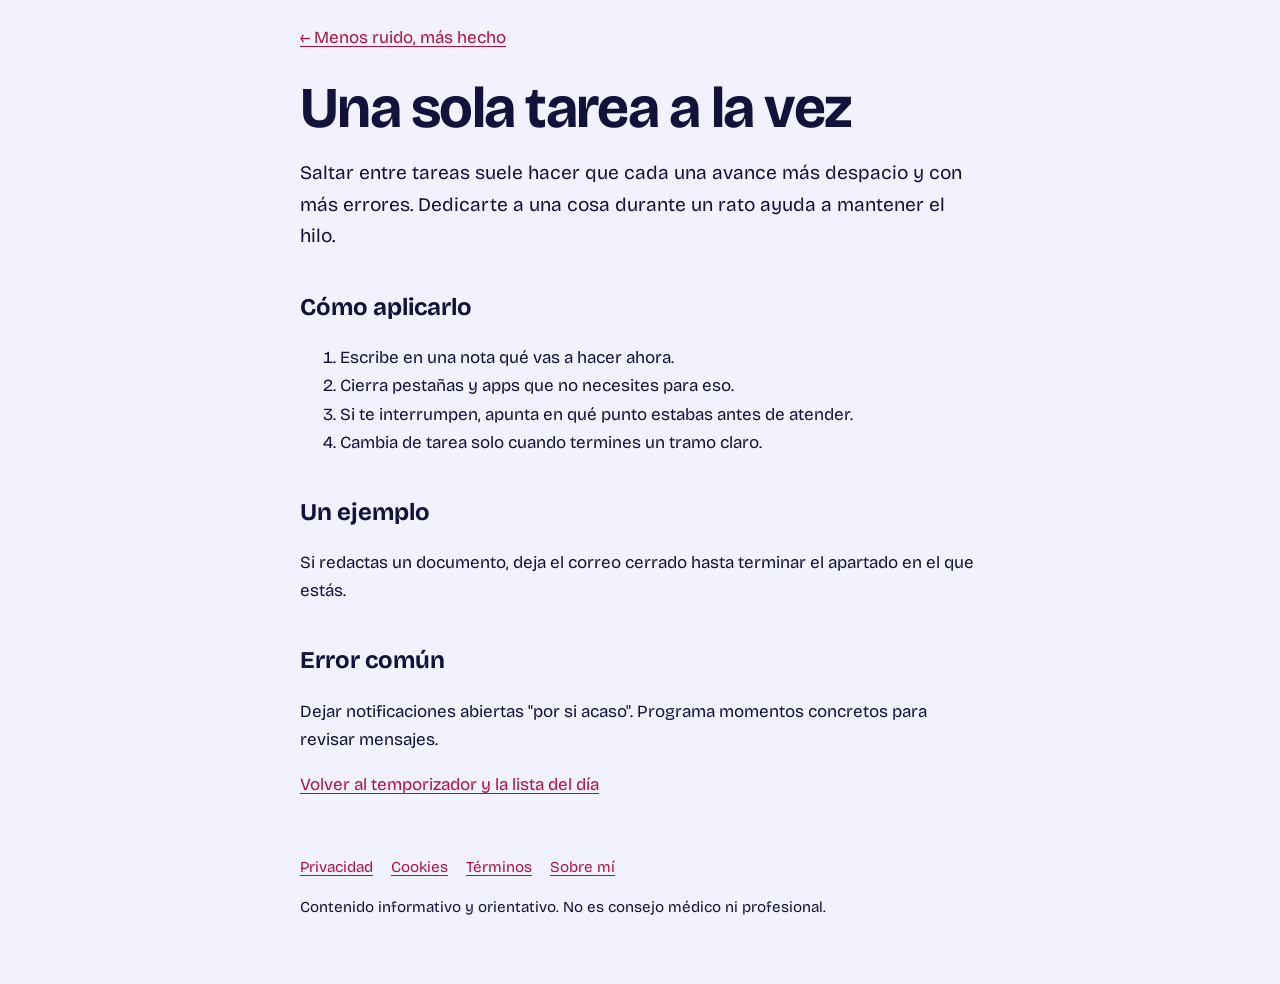
<file: guias/una-tarea.html>
<!DOCTYPE html>
<html lang="es"><head><meta charset="utf-8"><meta name="viewport" content="width=device-width, initial-scale=1, viewport-fit=cover">
<title>Una sola tarea a la vez · Menos ruido, más hecho</title><meta name="description" content="Por qué conviene evitar el multitarea y cómo cambiar de actividad con cabeza.">
<link href="https://fonts.googleapis.com/css2?family=Bricolage+Grotesque:opsz,wght@12..96,400;12..96,600;12..96,800&display=swap" rel="stylesheet">
<link rel="stylesheet" href="../style.css"></head><body>
<a class="skip" href="#main">Saltar al contenido</a>
<div class="wrap"><nav class="top" aria-label="Principal"><a href="../index.html">← Menos ruido, más hecho</a></nav>
<main id="main" tabindex="-1"><h1>Una sola tarea a la vez</h1><p class="lead">Saltar entre tareas suele hacer que cada una avance más despacio y con más errores. Dedicarte a una cosa durante un rato ayuda a mantener el hilo.</p><h2>Cómo aplicarlo</h2><ol><li>Escribe en una nota qué vas a hacer ahora.</li><li>Cierra pestañas y apps que no necesites para eso.</li><li>Si te interrumpen, apunta en qué punto estabas antes de atender.</li><li>Cambia de tarea solo cuando termines un tramo claro.</li></ol><h2>Un ejemplo</h2><p>Si redactas un documento, deja el correo cerrado hasta terminar el apartado en el que estás.</p><h2>Error común</h2><p>Dejar notificaciones abiertas "por si acaso". Programa momentos concretos para revisar mensajes.</p><p><a href="../index.html">Volver al temporizador y la lista del día</a></p></main>
<footer><nav aria-label="Información legal"><a href="../index.html#privacidad">Privacidad</a> <a href="../index.html#cookies">Cookies</a> <a href="../index.html#terminos">Términos</a> <a href="../sobre-mi.html">Sobre mí</a></nav>
<p>Contenido informativo y orientativo. No es consejo médico ni profesional.</p></footer></div></body></html>
</file>
<file: style.css>
:root{--bg:#F2F2FF;--ink:#12123A;--accent:#B3123F;--coral:#FF5C7A;color-scheme:light dark}
@media (prefers-color-scheme:dark){:root{--bg:#0E0E2A;--ink:#EDEDFF;--accent:#FF8FA6}}
*{box-sizing:border-box}body{margin:0;background:var(--bg);color:var(--ink);font:17px/1.65 'Bricolage Grotesque',system-ui,sans-serif;cursor:url("data:image/svg+xml,%3Csvg xmlns='http://www.w3.org/2000/svg' width='32' height='32'%3E%3Ccircle cx='16' cy='16' r='13' fill='%233A3AFF' stroke='white' stroke-width='2'/%3E%3Cpath d='M16 8v8l5 3' stroke='white' stroke-width='2.5' fill='none' stroke-linecap='round'/%3E%3C/svg%3E") 16 16,auto}
.wrap{max-width:720px;margin:0 auto;padding:24px 20px 48px}h1{font-size:clamp(2.2rem,8vw,3.6rem);line-height:1;letter-spacing:-.03em;margin:28px 0 16px}h2{margin:36px 0 8px;font-size:1.5rem}
.lead{font-size:1.2rem}a{color:var(--accent);text-underline-offset:3px}a:focus-visible{outline:3px solid var(--coral);outline-offset:3px}
.skip{position:absolute;left:-999px;top:8px;background:var(--ink);color:var(--bg);padding:10px 16px;border-radius:8px}.skip:focus{left:8px}
footer{margin-top:56px;font-size:.95rem}footer nav{display:flex;gap:6px 18px;flex-wrap:wrap}
</file>
